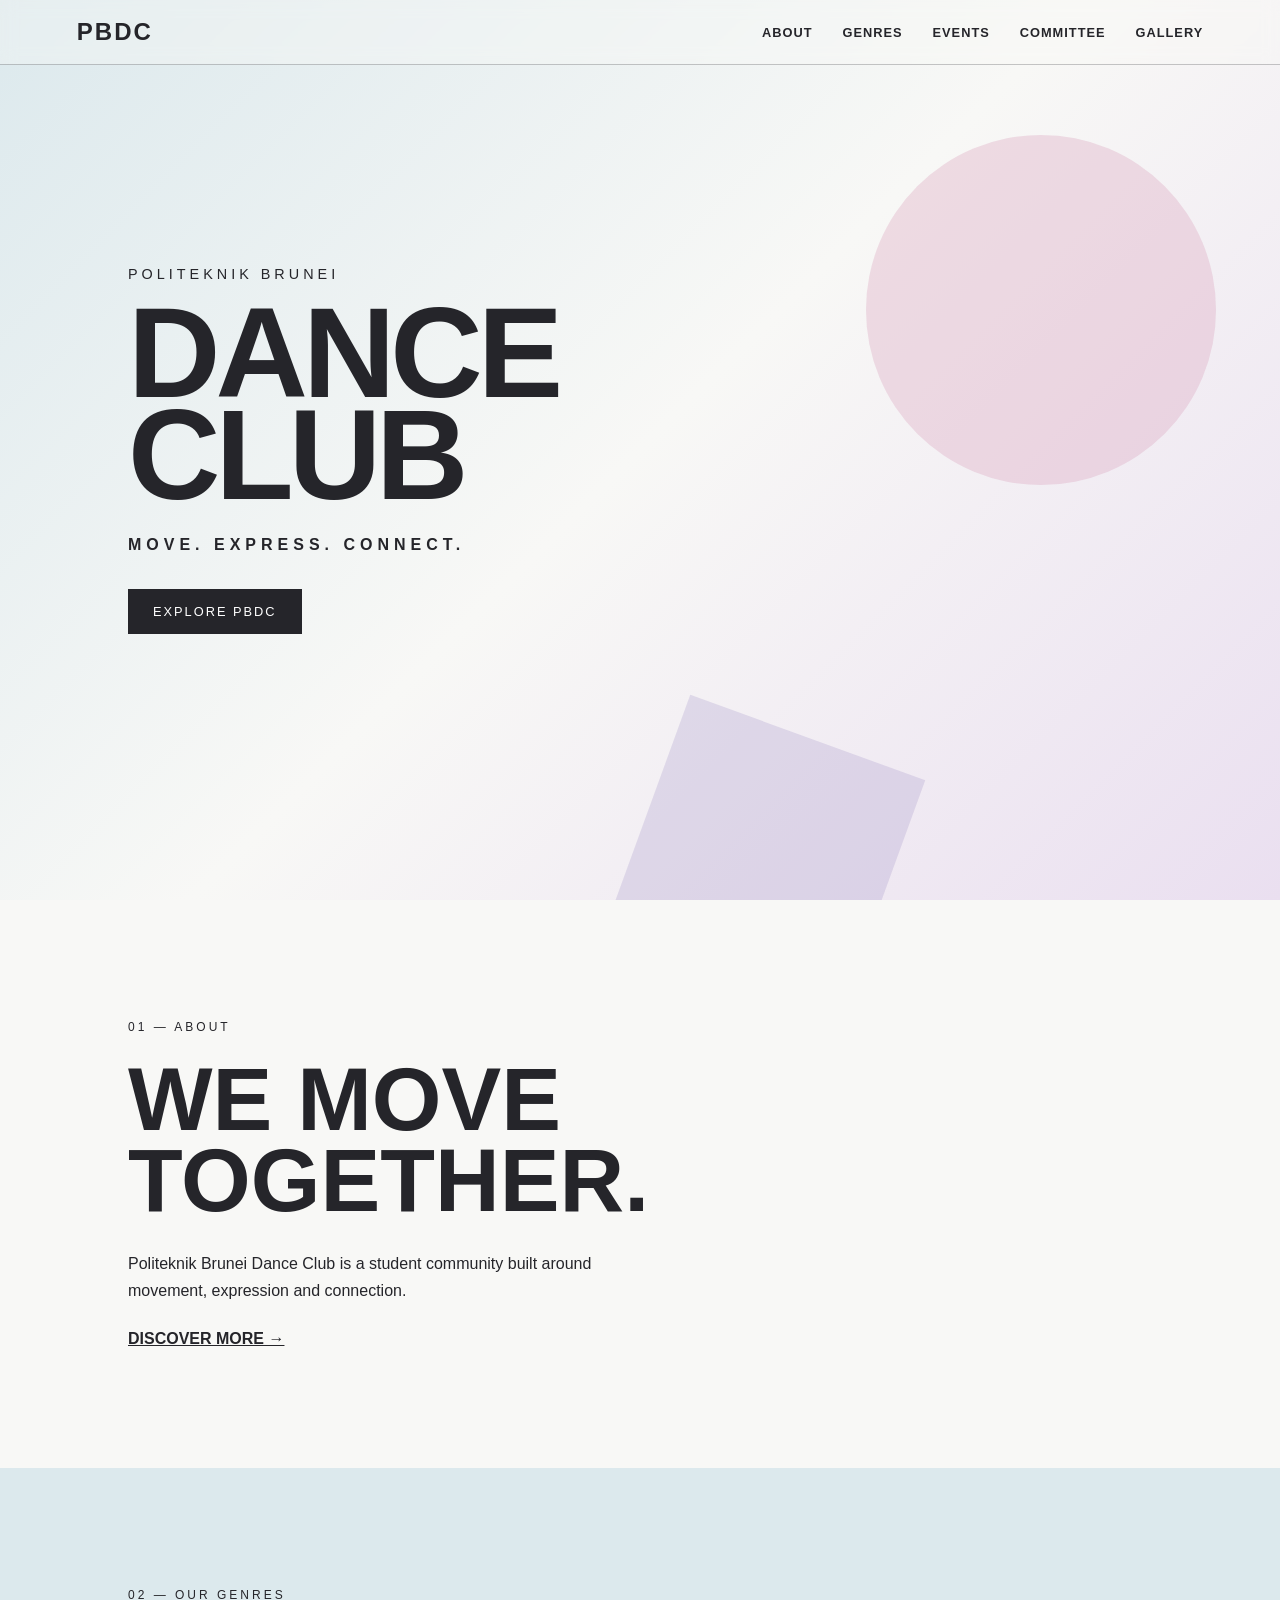
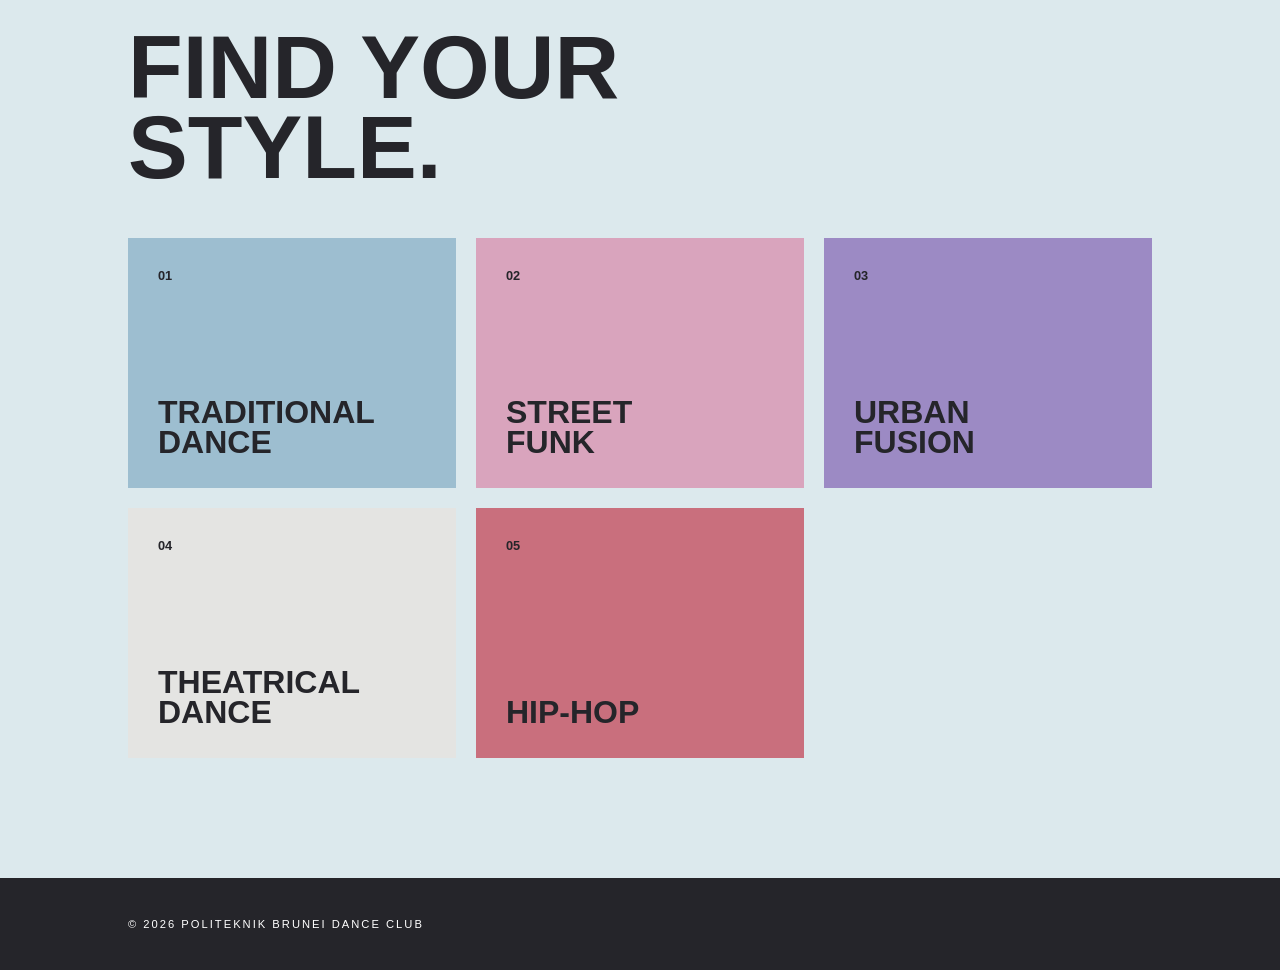
<file: index.html>
<!DOCTYPE html>
<html lang="en">

<head>
    <meta charset="UTF-8">
    <meta name="viewport" content="width=device-width, initial-scale=1.0">

    <title>PBDC | Politeknik Brunei Dance Club</title>

    <link rel="stylesheet" href="style.css">
</head>

<body>

    <header>
        <nav>
            <a href="index.html" class="logo">PBDC</a>

            <div class="nav-links">
                <a href="about.html">ABOUT</a>
                <a href="genres.html">GENRES</a>
                <a href="events.html">EVENTS</a>
                <a href="committee.html">COMMITTEE</a>
                <a href="gallery.html">GALLERY</a>
            </div>
        </nav>
    </header>


    <main>

        <section class="hero">

            <div class="hero-content">
                <p class="small-title">POLITEKNIK BRUNEI</p>

                <h1>DANCE<br>CLUB</h1>

                <p class="tagline">
                    MOVE. EXPRESS. CONNECT.
                </p>

                <a href="about.html" class="button">
                    EXPLORE PBDC
                </a>
            </div>

        </section>


        <section class="about-preview">

            <p class="section-label">01 — ABOUT</p>

            <h2>WE MOVE<br>TOGETHER.</h2>

            <p>
                Politeknik Brunei Dance Club is a student community
                built around movement, expression and connection.
            </p>

            <a href="about.html">DISCOVER MORE →</a>

        </section>


        <section class="genres-preview">

            <p class="section-label">02 — OUR GENRES</p>

            <h2>FIND YOUR<br>STYLE.</h2>

            <div class="genre-grid">

                <a href="genres.html" class="genre-card blue">
                    <span>01</span>
                    <h3>TRADITIONAL<br>DANCE</h3>
                </a>

                <a href="genres.html" class="genre-card pink">
                    <span>02</span>
                    <h3>STREET<br>FUNK</h3>
                </a>

                <a href="genres.html" class="genre-card purple">
                    <span>03</span>
                    <h3>URBAN<br>FUSION</h3>
                </a>

                <a href="genres.html" class="genre-card grey">
                    <span>04</span>
                    <h3>THEATRICAL<br>DANCE</h3>
                </a>

                <a href="genres.html" class="genre-card red">
                    <span>05</span>
                    <h3>HIP-HOP</h3>
                </a>

            </div>

        </section>

    </main>


    <footer>
        <p>© 2026 POLITEKNIK BRUNEI DANCE CLUB</p>
    </footer>

</body>
</html>
</file>
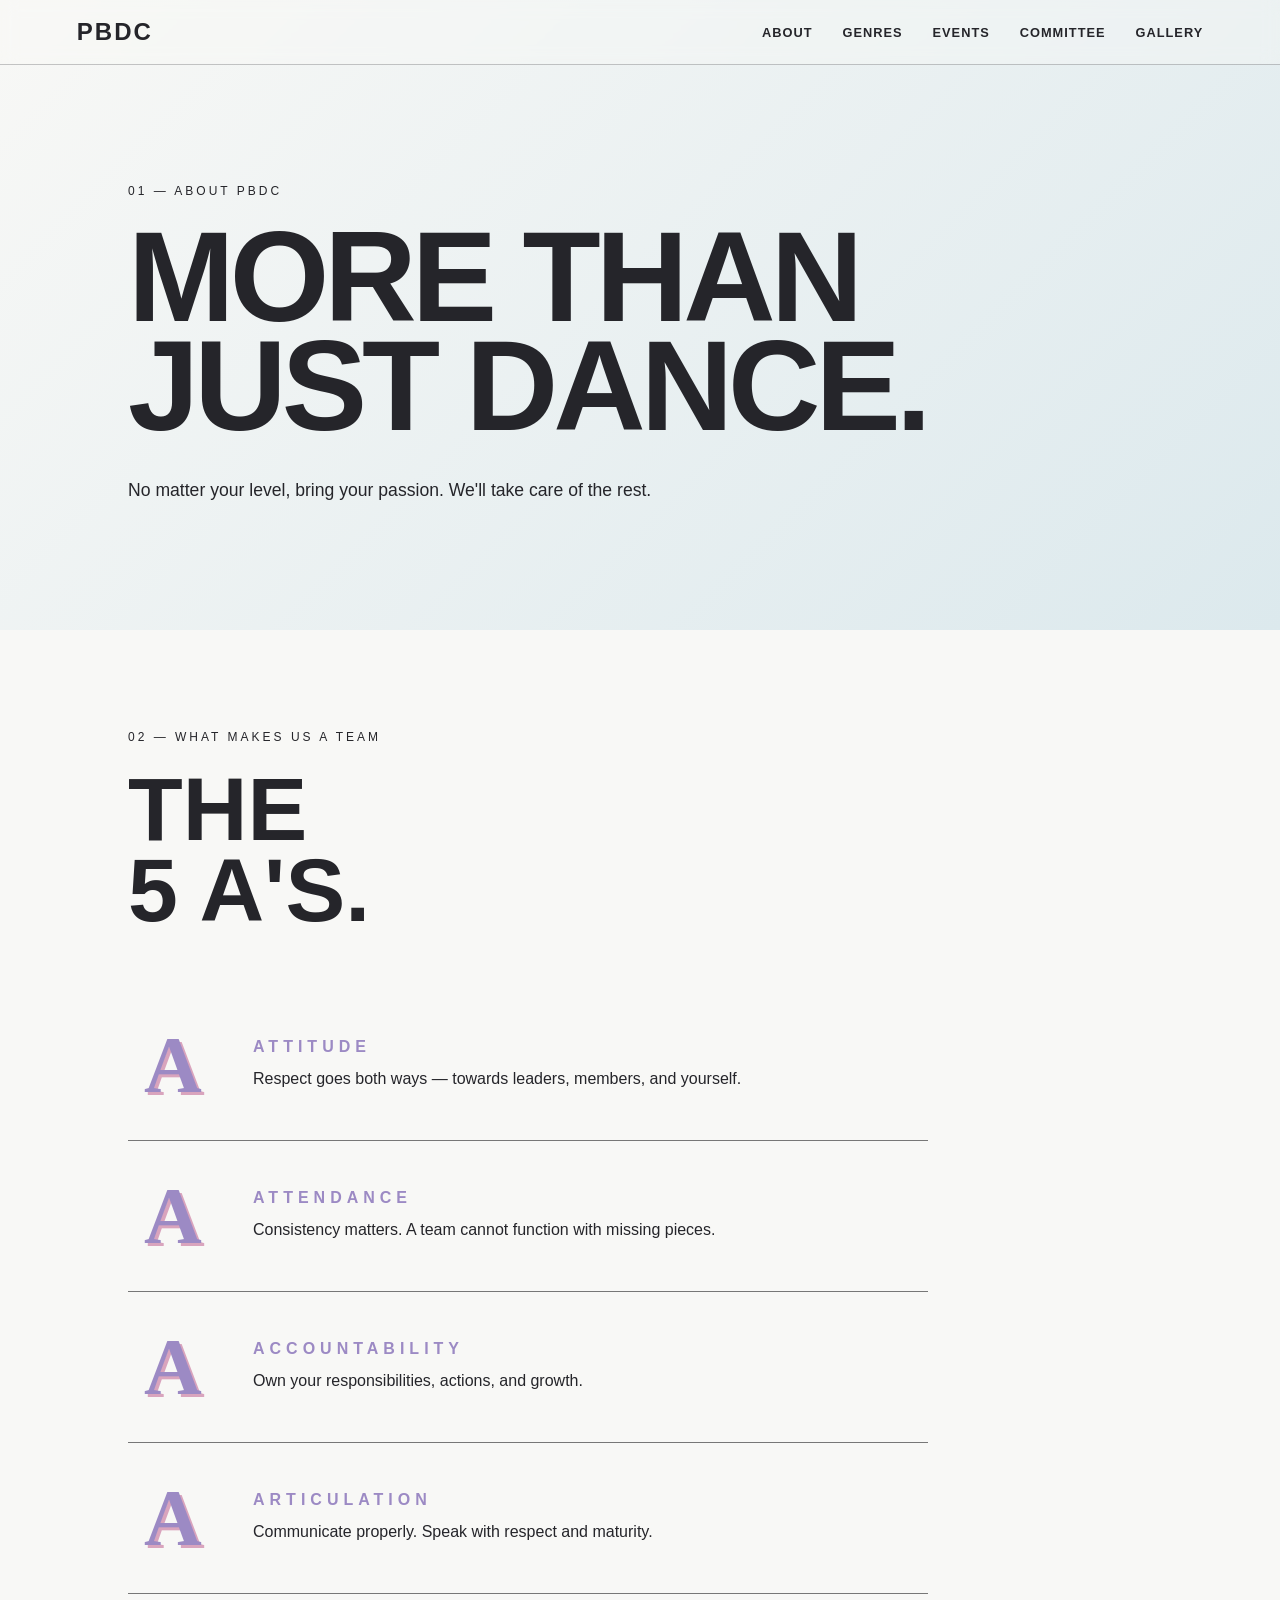
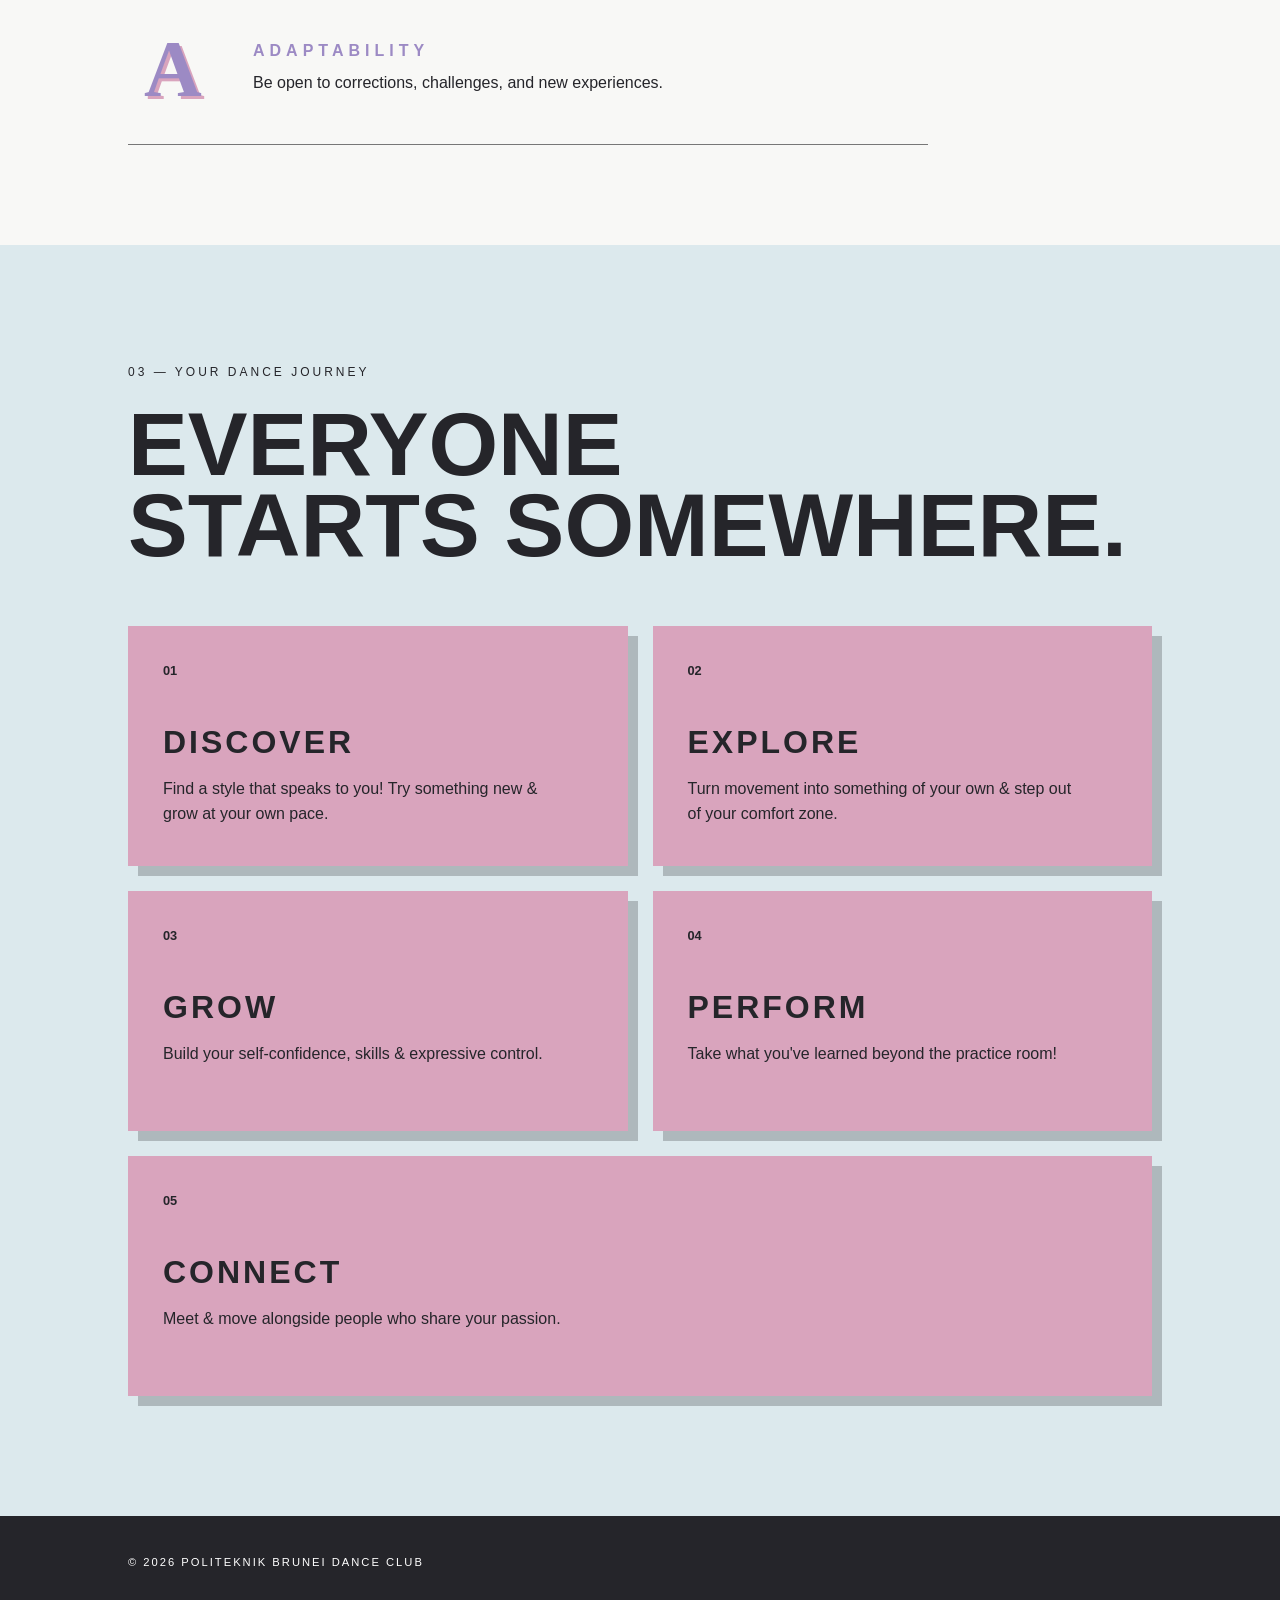
<file: about.html>
<!DOCTYPE html>
<html lang="en">

<head>
    <meta charset="UTF-8">
    <meta name="viewport" content="width=device-width, initial-scale=1.0">

    <title>PAGE TITLE | PBDC</title>

    <link rel="stylesheet" href="style.css">
</head>

<body>

    <header>
        <nav>

            <a href="index.html" class="logo">PBDC</a>

            <div class="nav-links">
                <a href="about.html">ABOUT</a>
                <a href="genres.html">GENRES</a>
                <a href="events.html">EVENTS</a>
                <a href="committee.html">COMMITTEE</a>
                <a href="gallery.html">GALLERY</a>
            </div>

        </nav>
    </header>


    <main>

       <section class="page-header">

    <p class="section-label">01 — ABOUT PBDC</p>

    <h1>MORE THAN<br>JUST DANCE.</h1>

    <p class="page-intro">
        No matter your level, bring your passion.
        We'll take care of the rest.
    </p>

        </section>

        <section class="about-content">

    <p class="section-label">02 — WHAT MAKES US A TEAM</p>

    <h2>THE<br>5 A'S.</h2>

    <div class="values-list">

        <article class="value-item">
            <span class="value-letter">A</span>

            <div>
                <h3>ATTITUDE</h3>

                <p>
                    Respect goes both ways — towards leaders,
                    members, and yourself.
                </p>
            </div>
        </article>


        <article class="value-item">
            <span class="value-letter">A</span>

            <div>
                <h3>ATTENDANCE</h3>

                <p>
                    Consistency matters. A team cannot function
                    with missing pieces.
                </p>
            </div>
        </article>


        <article class="value-item">
            <span class="value-letter">A</span>

            <div>
                <h3>ACCOUNTABILITY</h3>

                <p>
                    Own your responsibilities, actions,
                    and growth.
                </p>
            </div>
        </article>


        <article class="value-item">
            <span class="value-letter">A</span>

            <div>
                <h3>ARTICULATION</h3>

                <p>
                    Communicate properly. Speak with respect
                    and maturity.
                </p>
            </div>
        </article>


        <article class="value-item">
            <span class="value-letter">A</span>

            <div>
                <h3>ADAPTABILITY</h3>

                <p>
                    Be open to corrections, challenges,
                    and new experiences.
                </p>
            </div>
        </article>

    </div>

        </section>

        <section class="journey">

    <p class="section-label">03 — YOUR DANCE JOURNEY</p>

    <h2>EVERYONE<br>STARTS SOMEWHERE.</h2>

    <div class="journey-grid">

        <article class="journey-card pink">
            <span>01</span>
            <h3>DISCOVER</h3>

            <p>
                Find a style that speaks to you!
                Try something new & grow at your own pace.
            </p>
        </article>


        <article class="journey-card pink">
            <span>02</span>
            <h3>EXPLORE</h3>

            <p>
                Turn movement into something of your own
                & step out of your comfort zone.
            </p>
        </article>


        <article class="journey-card pink">
            <span>03</span>
            <h3>GROW</h3>

            <p>
                Build your self-confidence, skills
                & expressive control.
            </p>
        </article>


        <article class="journey-card pink">
            <span>04</span>
            <h3>PERFORM</h3>

            <p>
                Take what you've learned beyond
                the practice room!
            </p>
        </article>


        <article class="journey-card pink">
            <span>05</span>
            <h3>CONNECT</h3>

            <p>
                Meet & move alongside people
                who share your passion.
            </p>
        </article>

    </div>

        </section>

    </main>


    <footer>
        <p>© 2026 POLITEKNIK BRUNEI DANCE CLUB</p>
    </footer>

</body>

</html>
</file>
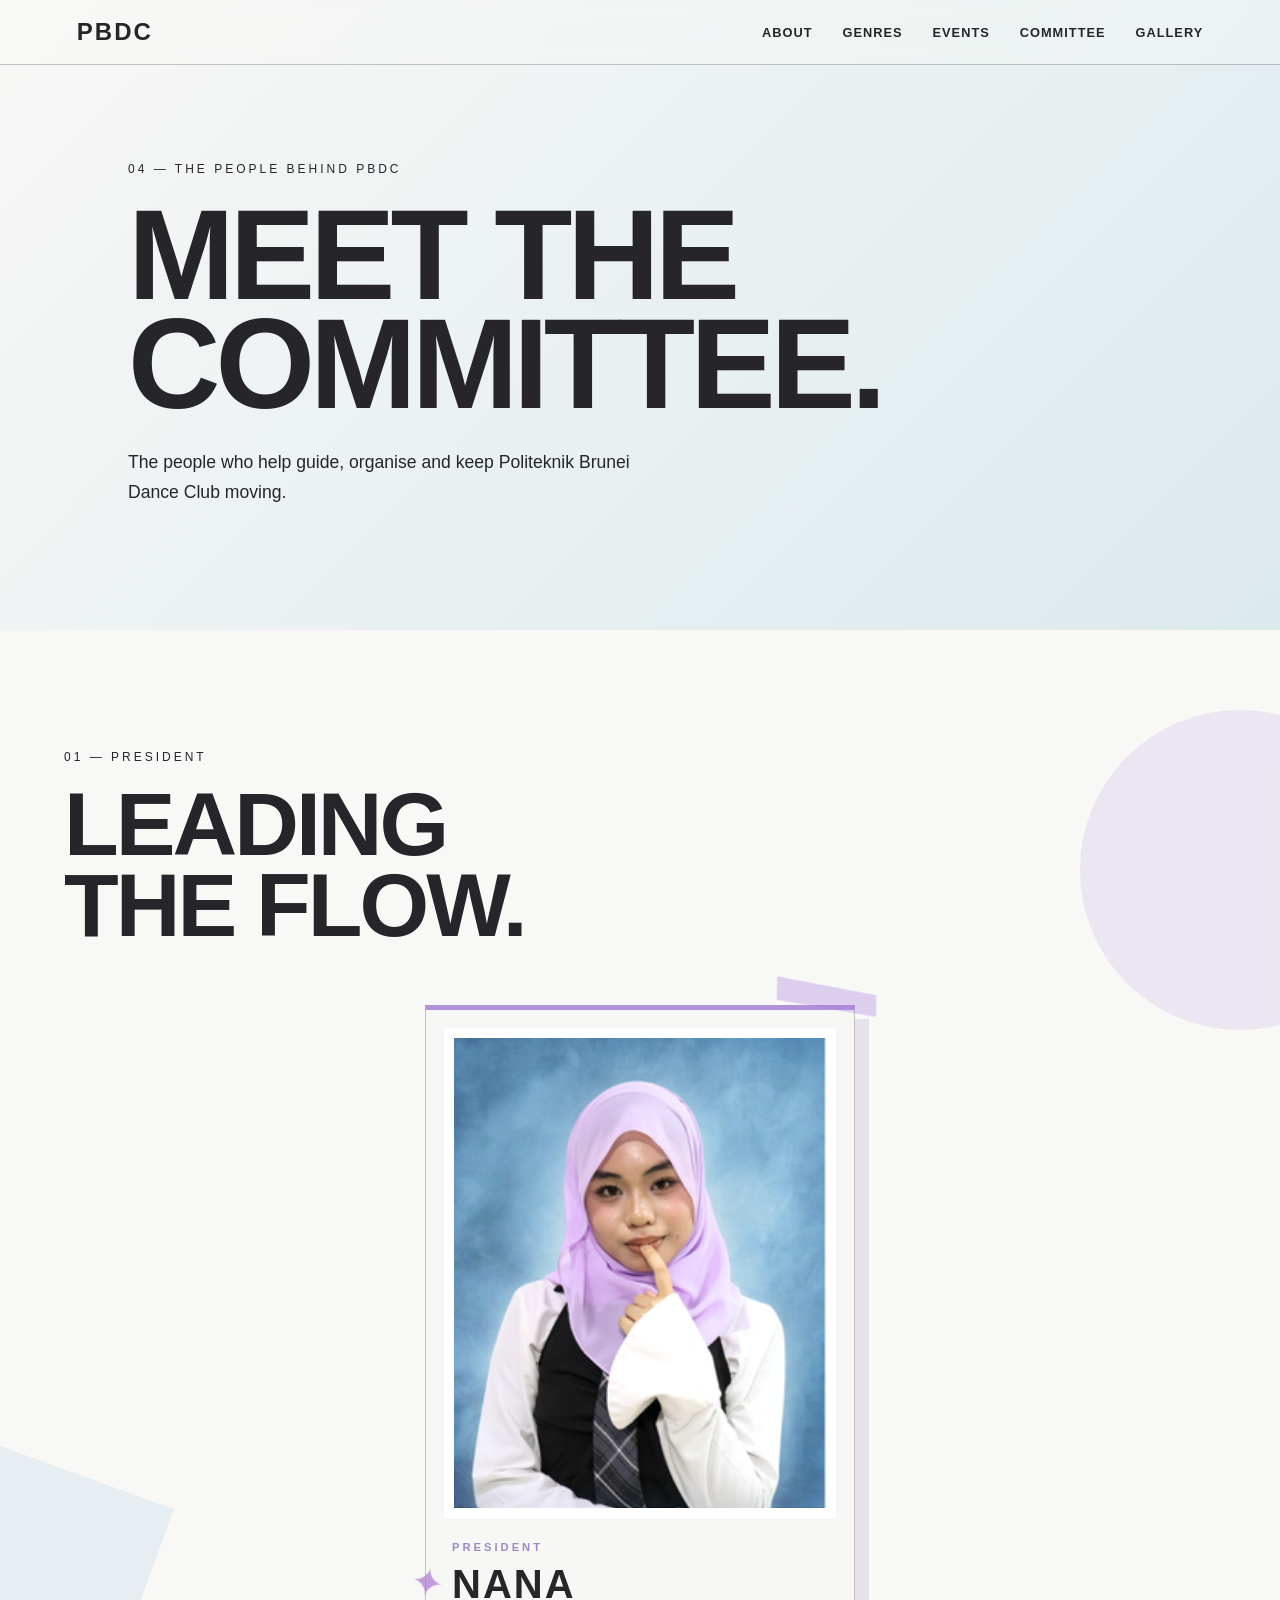
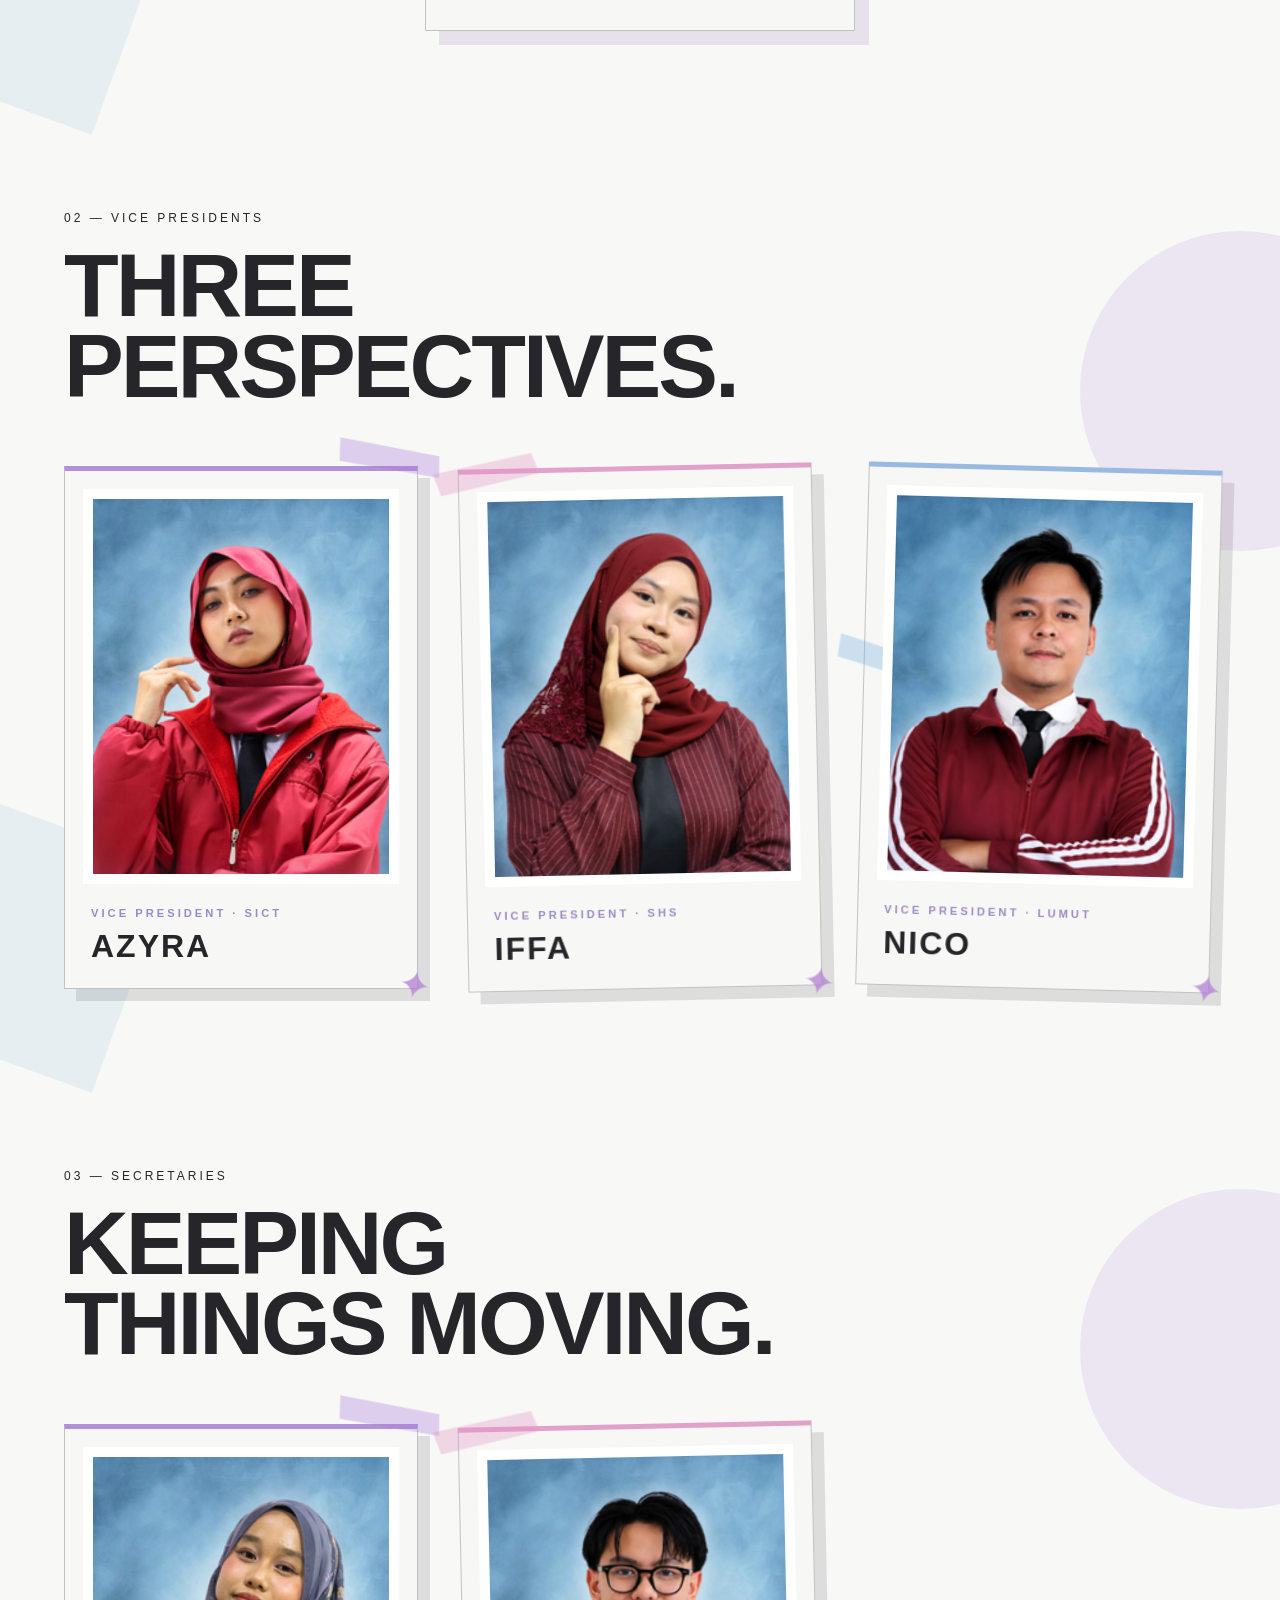
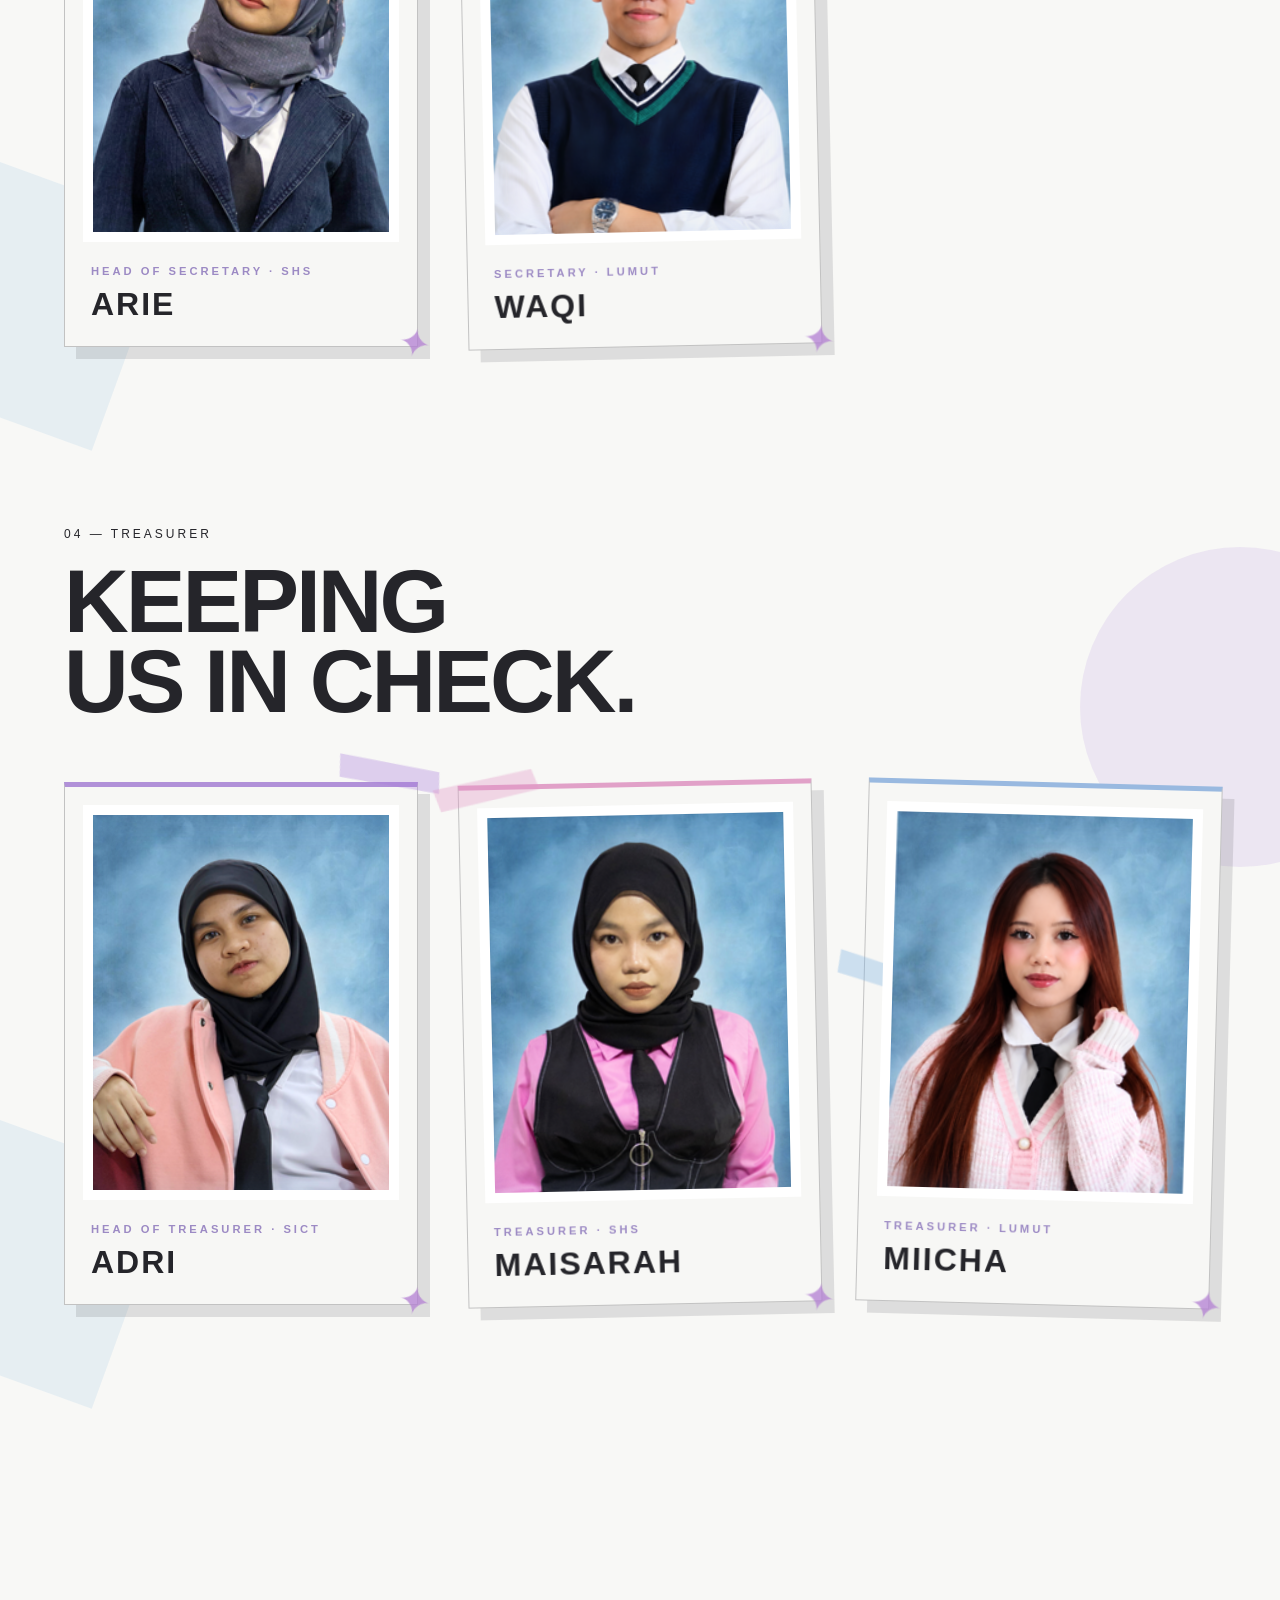
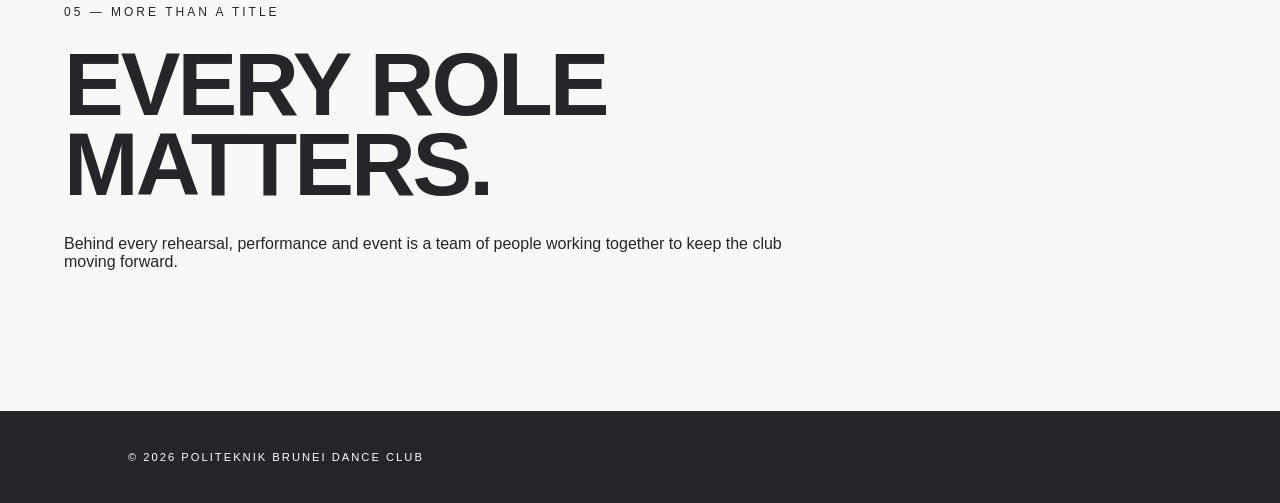
<file: committee.html>
<!DOCTYPE html>
<html lang="en">

<head>
    <meta charset="UTF-8">
    <meta name="viewport" content="width=device-width, initial-scale=1.0">

    <title>Committee | PBDC</title>

    <link rel="stylesheet" href="style.css">
</head>


<body>

    <!-- =========================
         NAVIGATION
    ========================== -->

    <header>

        <nav>

            <a href="index.html" class="logo">PBDC</a>

            <div class="nav-links">

                <a href="about.html">ABOUT</a>
                <a href="genres.html">GENRES</a>
                <a href="events.html">EVENTS</a>
                <a href="committee.html">COMMITTEE</a>
                <a href="gallery.html">GALLERY</a>

            </div>

        </nav>

    </header>



    <main>


        <!-- =========================
             PAGE INTRO
        ========================== -->

        <section class="page-header committee-header">

            <p class="section-label">
                04 — THE PEOPLE BEHIND PBDC
            </p>

            <h1>
                MEET THE<br>COMMITTEE.
            </h1>

            <p class="page-intro">
                The people who help guide, organise and
                keep Politeknik Brunei Dance Club moving.
            </p>

        </section>



        <!-- =========================
             PRESIDENT
        ========================== -->

        <section class="committee-section">

            <div class="committee-section-heading">

                <p class="section-label">
                    01 — PRESIDENT
                </p>

                <h2>
                    LEADING<br>THE FLOW.
                </h2>

            </div>


            <div class="committee-grid president-grid">


                <article class="committee-card featured-member">

                    <div class="member-photo">

                        <img
                            src="images/committees/Nana.png"
                            alt="Nana, President of PBDC"
                        >

                    </div>

                    <div class="member-info">

                        <p class="member-role">
                            PRESIDENT
                        </p>

                        <h3>
                            NANA
                        </h3>

                    </div>

                </article>


            </div>

        </section>



        <!-- =========================
             VICE PRESIDENTS
        ========================== -->

        <section class="committee-section">

            <div class="committee-section-heading">

                <p class="section-label">
                    02 — VICE PRESIDENTS
                </p>

                <h2>
                    THREE<br>PERSPECTIVES.
                </h2>

            </div>


            <div class="committee-grid">


                <!-- AZYRA -->

                <article class="committee-card">

                    <div class="member-photo">

                        <img
                            src="images/committees/Azyra.png"
                            alt="Azyra, Vice President of PBDC"
                        >

                    </div>

                    <div class="member-info">

                        <p class="member-role">
                            VICE PRESIDENT · SICT
                        </p>

                        <h3>
                            AZYRA
                        </h3>

                    </div>

                </article>


                <!-- IFFA -->

                <article class="committee-card">

                    <div class="member-photo">

                        <img
                            src="images/committees/Iffa.png"
                            alt="Iffa, Vice President of PBDC"
                        >

                    </div>

                    <div class="member-info">

                        <p class="member-role">
                            VICE PRESIDENT · SHS
                        </p>

                        <h3>
                            IFFA
                        </h3>

                    </div>

                </article>


                <!-- NICO -->

                <article class="committee-card">

                    <div class="member-photo">

                        <img
                            src="images/committees/Nico.png"
                            alt="Nico, Vice President of PBDC"
                        >

                    </div>

                    <div class="member-info">

                        <p class="member-role">
                            VICE PRESIDENT · LUMUT
                        </p>

                        <h3>
                            NICO
                        </h3>

                    </div>

                </article>


            </div>

        </section>



        <!-- =========================
             SECRETARIES
        ========================== -->

        <section class="committee-section">

            <div class="committee-section-heading">

                <p class="section-label">
                    03 — SECRETARIES
                </p>

                <h2>
                    KEEPING<br>THINGS MOVING.
                </h2>

            </div>


            <div class="committee-grid">


                <!-- ARIE -->

                <article class="committee-card">

                    <div class="member-photo">

                        <img
                            src="images/committees/Arie.png"
                            alt="Arie, Head of Secretary of PBDC"
                        >

                    </div>

                    <div class="member-info">

                        <p class="member-role">
                            HEAD OF SECRETARY · SHS
                        </p>

                        <h3>
                            ARIE
                        </h3>

                    </div>

                </article>


                <!-- WAQI -->

                <article class="committee-card">

                    <div class="member-photo">

                        <img
                            src="images/committees/Waqi.png"
                            alt="Waqi, Secretary of PBDC"
                        >

                    </div>

                    <div class="member-info">

                        <p class="member-role">
                            SECRETARY · LUMUT
                        </p>

                        <h3>
                            WAQI
                        </h3>

                    </div>

                </article>


            </div>

        </section>



        <!-- =========================
             TREASURERS
        ========================== -->

        <section class="committee-section">

            <div class="committee-section-heading">

                <p class="section-label">
                    04 — TREASURER
                </p>

                <h2>
                    KEEPING<br>US IN CHECK.
                </h2>

            </div>


            <div class="committee-grid">


                <!-- ADRI -->

                <article class="committee-card">

                    <div class="member-photo">

                        <img
                            src="images/committees/Adri.png"
                            alt="Adri, Head of Treasurer of PBDC"
                        >

                    </div>

                    <div class="member-info">

                        <p class="member-role">
                            HEAD OF TREASURER · SICT
                        </p>

                        <h3>
                            ADRI
                        </h3>

                    </div>

                </article>


                <!-- MAISARAH -->

                <article class="committee-card">

                    <div class="member-photo">

                        <img
                            src="images/committees/Maisarah.png"
                            alt="Maisarah, Treasurer of PBDC"
                        >

                    </div>

                    <div class="member-info">

                        <p class="member-role">
                            TREASURER · SHS
                        </p>

                        <h3>
                            MAISARAH
                        </h3>

                    </div>

                </article>


                <!-- MICHA -->

                <article class="committee-card">

                    <div class="member-photo">

                        <img
                            src="images/committees/Miicha.png"
                            alt="Micha, Treasurer of PBDC"
                        >

                    </div>

                    <div class="member-info">

                        <p class="member-role">
                            TREASURER · LUMUT
                        </p>

                        <h3>
                            MIICHA
                        </h3>

                    </div>

                </article>


            </div>

        </section>



        <!-- =========================
             COMMITTEE MESSAGE
        ========================== -->

        <section class="committee-message">

            <p class="section-label">
                05 — MORE THAN A TITLE
            </p>

            <h2>
                EVERY ROLE<br>MATTERS.
            </h2>

            <p>
                Behind every rehearsal, performance and
                event is a team of people working together
                to keep the club moving forward.
            </p>

        </section>


    </main>



    <!-- =========================
         FOOTER
    ========================== -->

    <footer>

        <p>
            © 2026 POLITEKNIK BRUNEI DANCE CLUB
        </p>

    </footer>


</body>

</html>
</file>
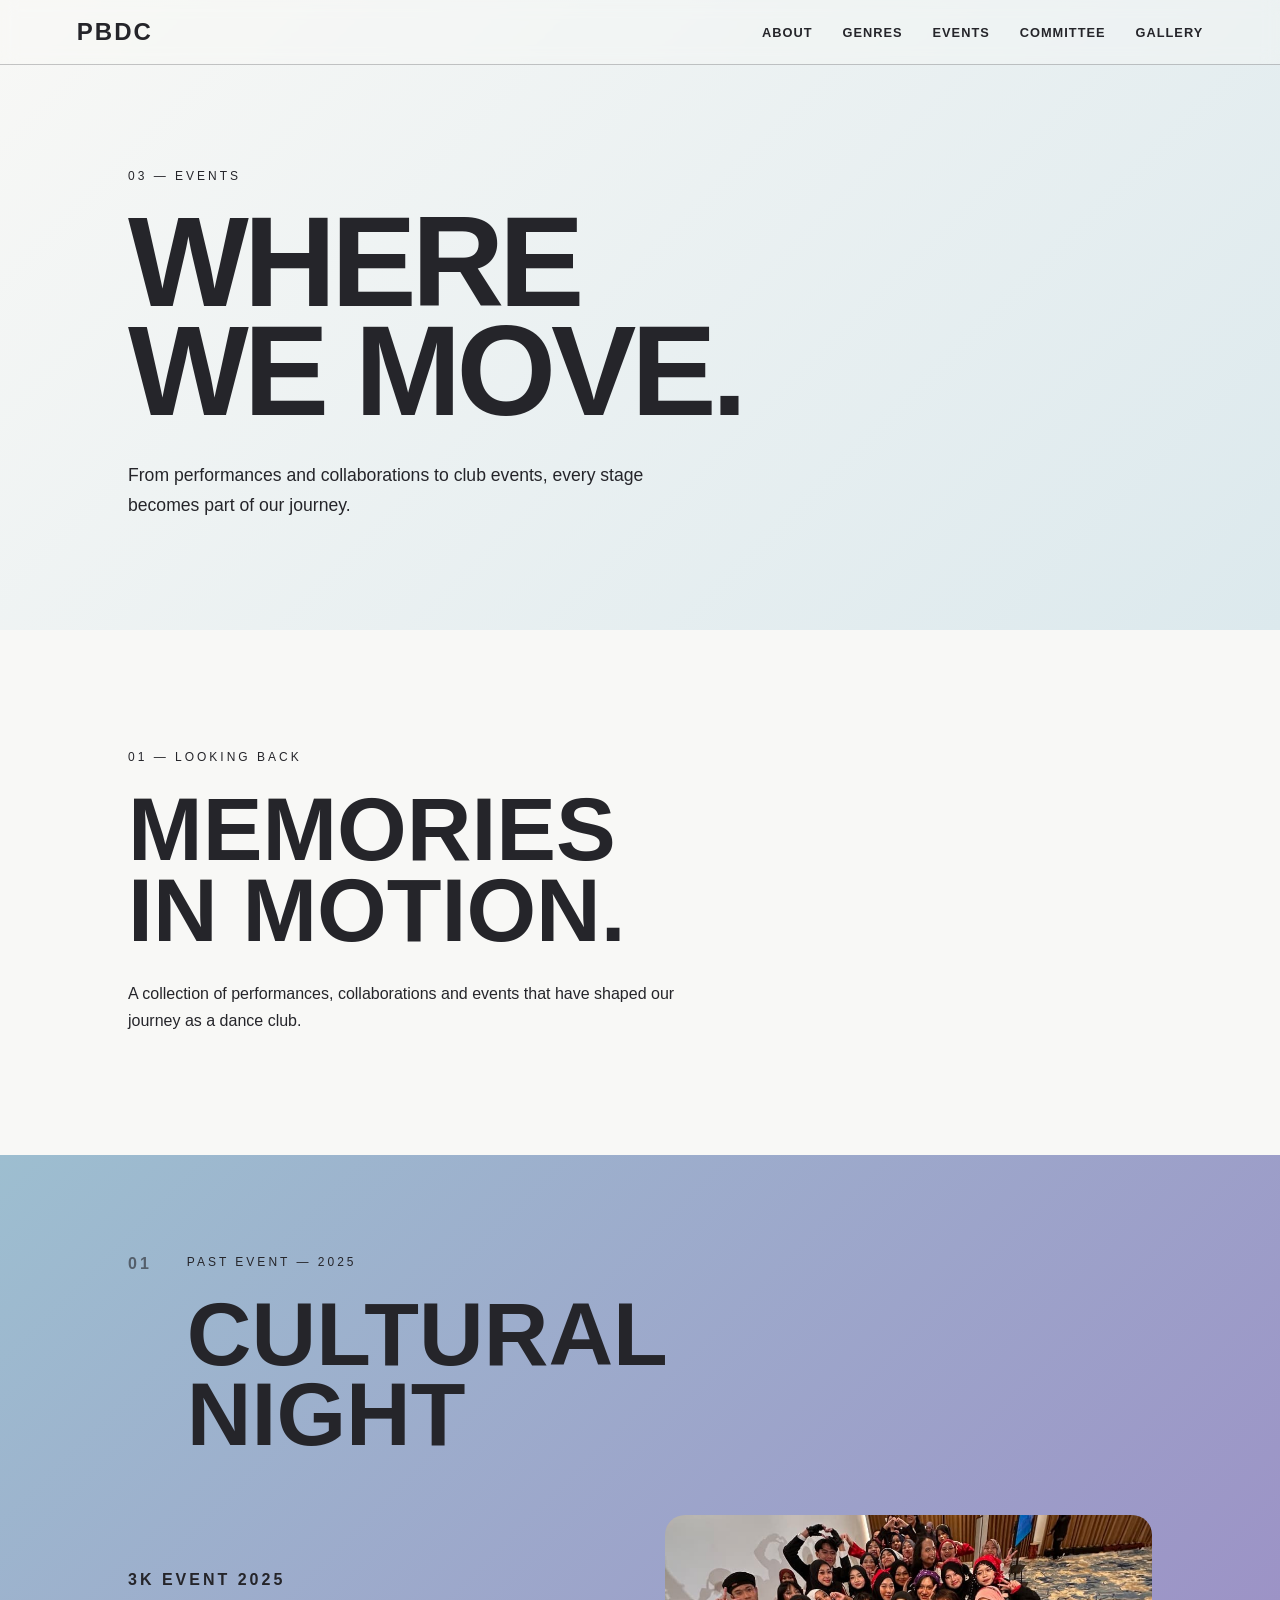
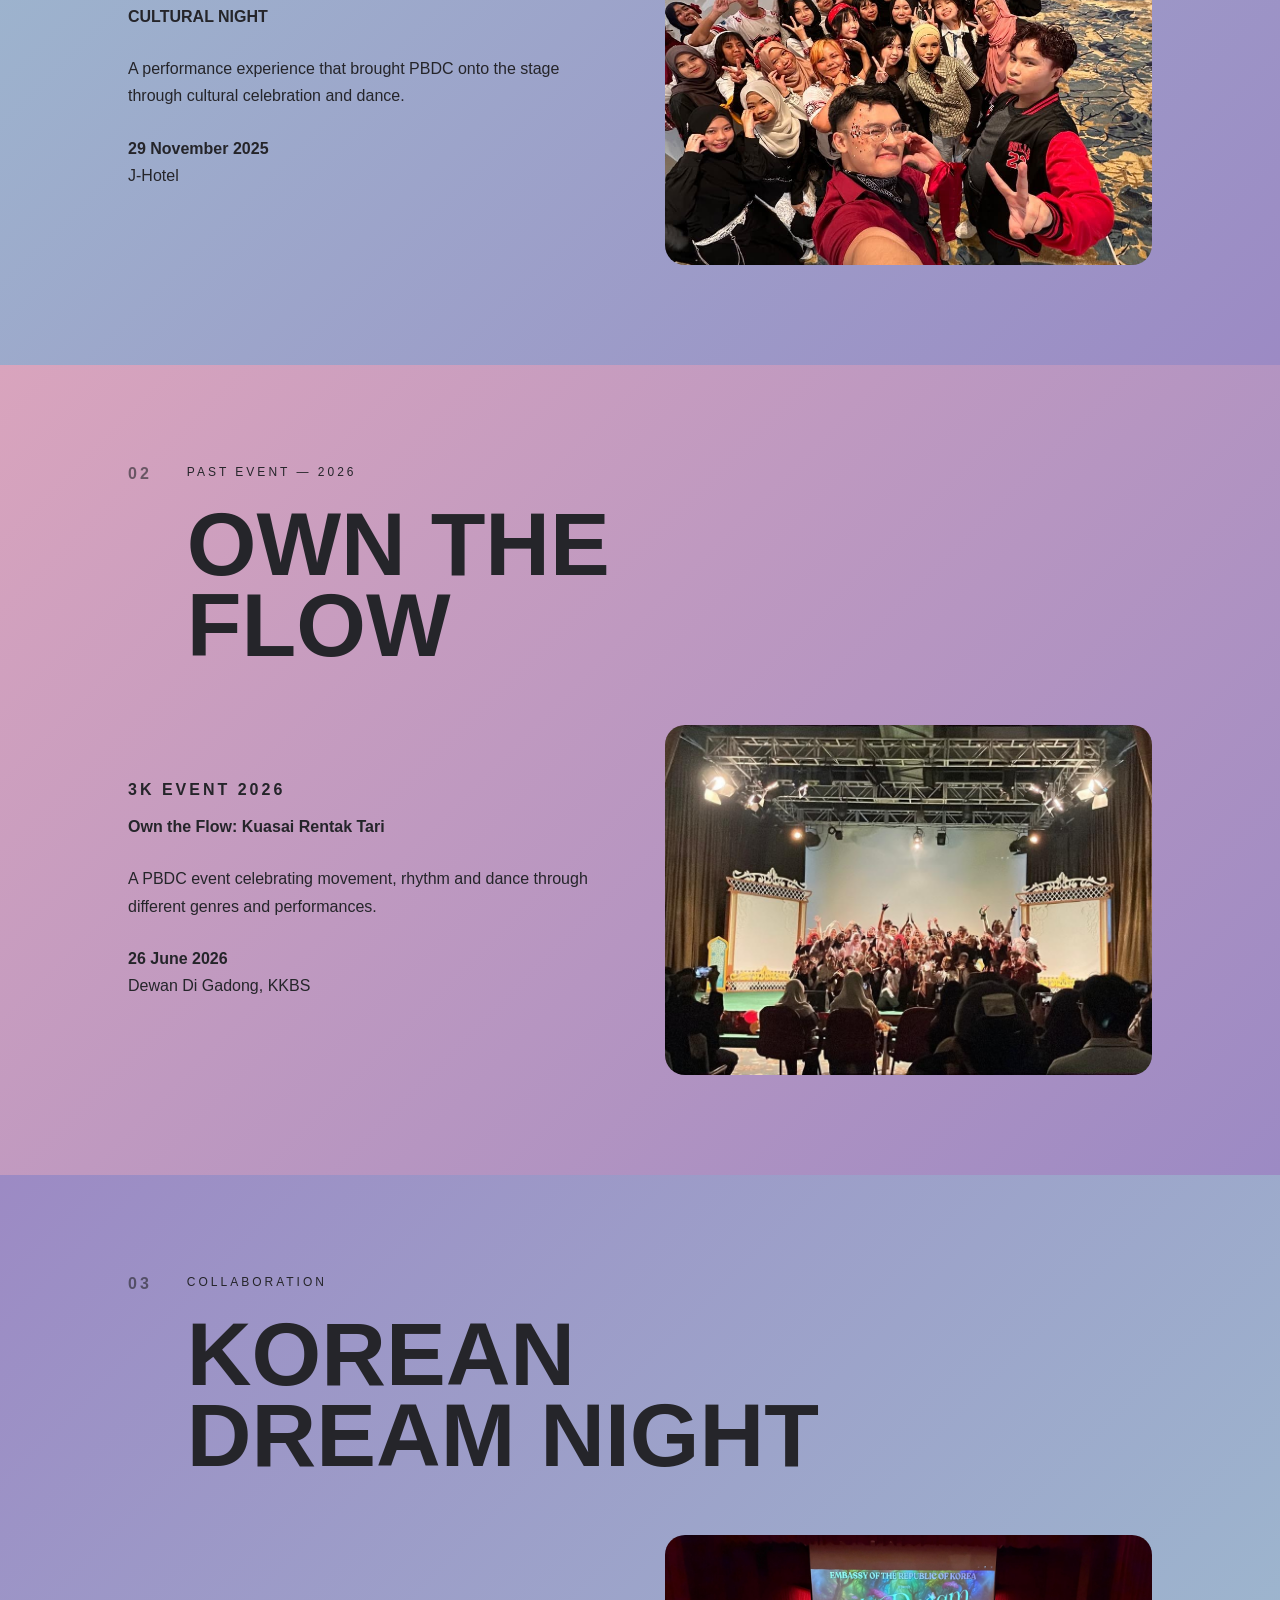
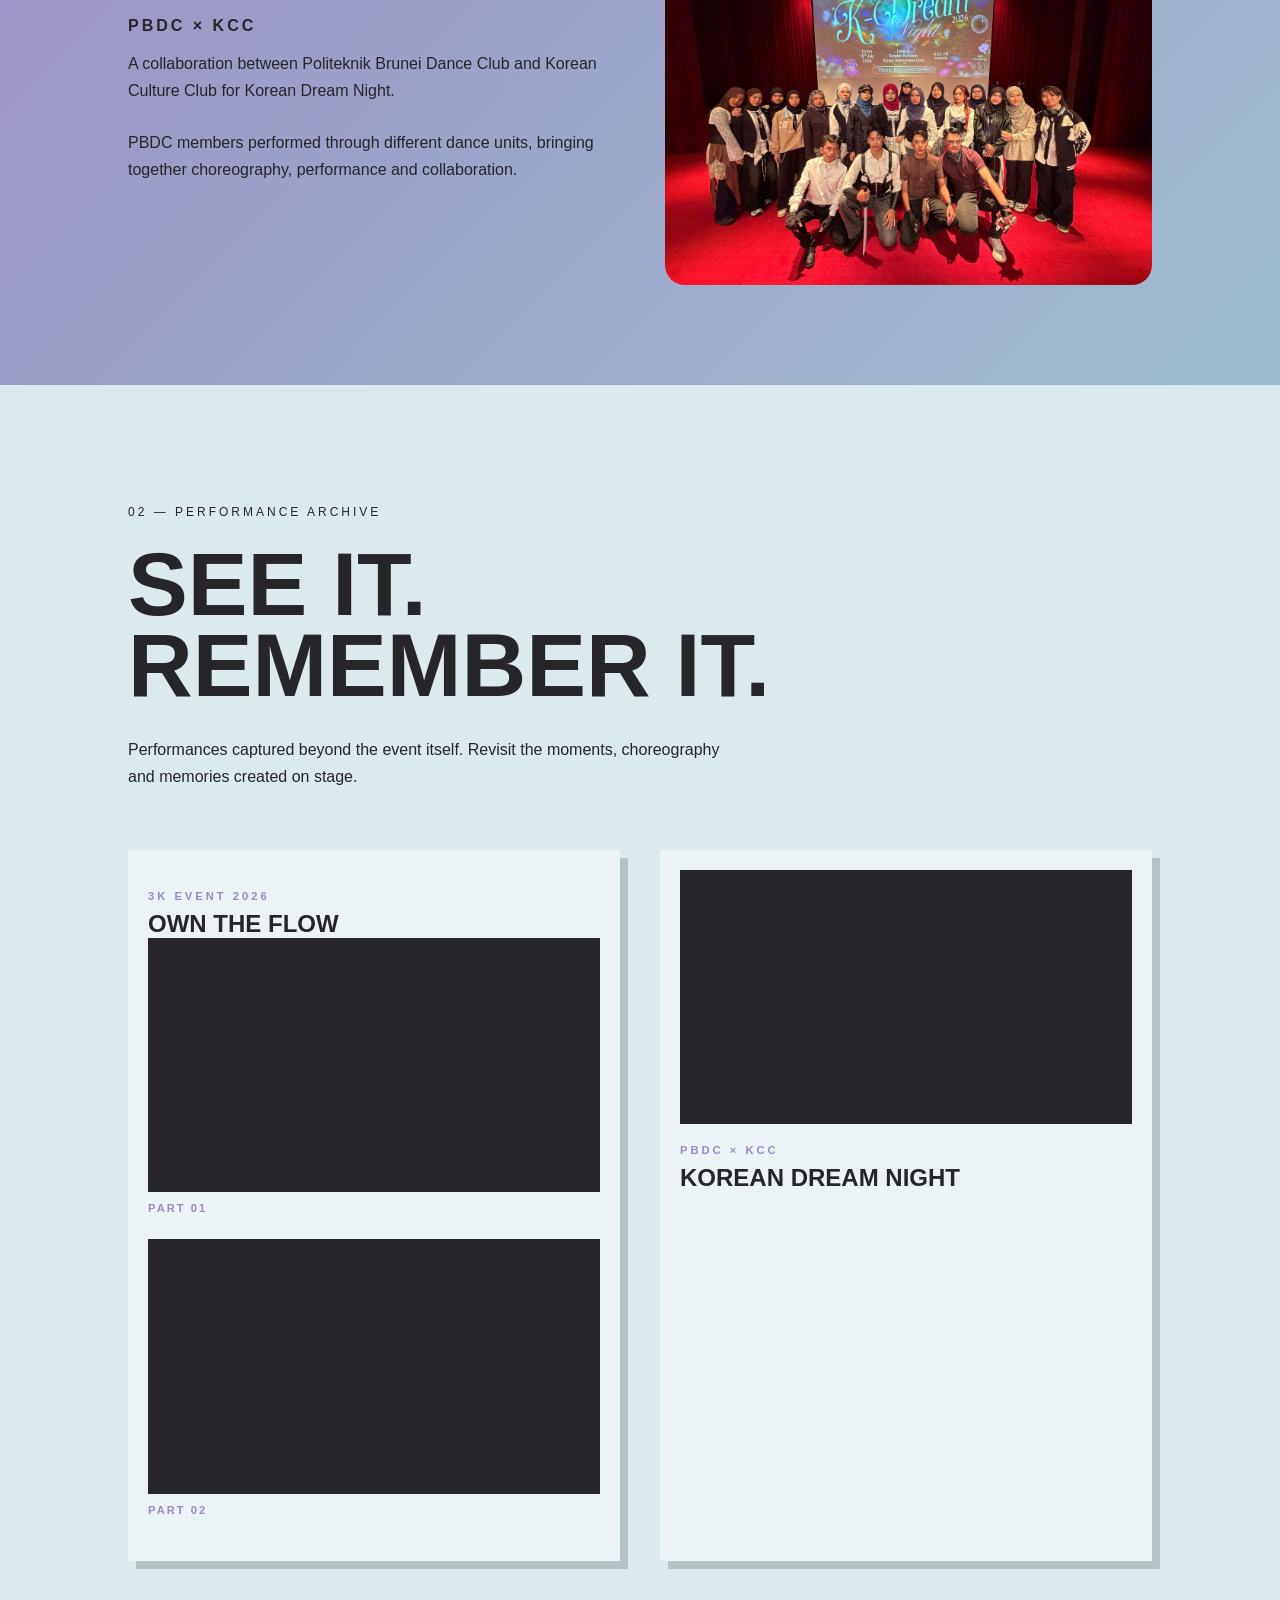
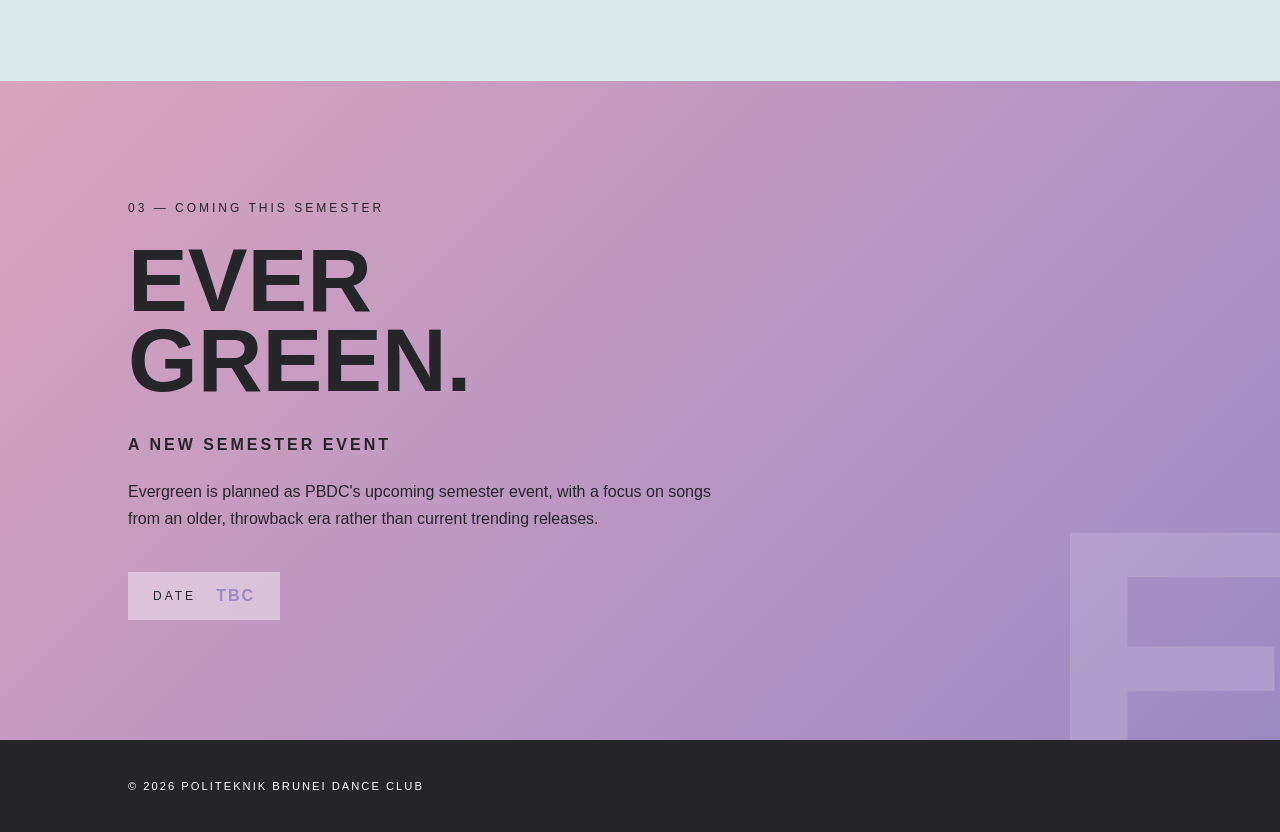
<file: events.html>
<!DOCTYPE html>
<html lang="en">

<head>
    <meta charset="UTF-8">
    <meta name="viewport" content="width=device-width, initial-scale=1.0">

    <title>Events | PBDC</title>

    <link rel="stylesheet" href="style.css">
</head>

<body>

    <!-- =========================
         NAVIGATION
    ========================== -->

    <header>

        <nav>

            <a href="index.html" class="logo">PBDC</a>

            <div class="nav-links">

                <a href="about.html">ABOUT</a>
                <a href="genres.html">GENRES</a>
                <a href="events.html">EVENTS</a>
                <a href="committee.html">COMMITTEE</a>
                <a href="gallery.html">GALLERY</a>

            </div>

        </nav>

    </header>


    <main>


        <!-- =========================
             PAGE INTRO
        ========================== -->

        <section class="page-header">

            <p class="section-label">
                03 — EVENTS
            </p>

            <h1>
                WHERE<br>WE MOVE.
            </h1>

            <p class="page-intro">
                From performances and collaborations to
                club events, every stage becomes part of
                our journey.
            </p>

        </section>



        <!-- =========================
             PAST EVENTS INTRO
        ========================== -->

        <section class="events-intro">

            <p class="section-label">
                01 — LOOKING BACK
            </p>

            <h2>
                MEMORIES<br>IN MOTION.
            </h2>

            <p>
                A collection of performances, collaborations
                and events that have shaped our journey as
                a dance club.
            </p>

        </section>



        <!-- =========================
             CULTURAL NIGHT
        ========================== -->

        <section class="event-story cultural-night">

            <div class="event-story-heading">

                <span class="event-number">
                    01
                </span>

                <div>

                    <p class="section-label">
                        PAST EVENT — 2025
                    </p>

                    <h2>
                        CULTURAL<br>NIGHT
                    </h2>

                </div>

            </div>


            <div class="event-story-content">

                <div class="event-story-text">

                    <p class="event-title">
                        3K EVENT 2025
                    </p>

                    <p>
                        <strong>
                            CULTURAL NIGHT
                        </strong>
                    </p>

                    <p>
                        A performance experience that brought
                        PBDC onto the stage through cultural
                        celebration and dance.
                    </p>

                    <p>
                        <strong>29 November 2025</strong><br>
                        J-Hotel
                    </p>

                </div>

                <div class="event-media">

    <img
        src="images/CULTURAL NIGHT SELF.jpg"
        alt="PBDC performing at Cultural Night"
    >

                </div>

            </div>

        </section>



        <!-- =========================
             3K EVENT
        ========================== -->

        <section class="event-story three-k">

            <div class="event-story-heading">

                <span class="event-number">
                    02
                </span>

                <div>

                    <p class="section-label">
                        PAST EVENT — 2026
                    </p>

                    <h2>
                        OWN THE<br>FLOW
                    </h2>

                </div>

            </div>


            <div class="event-story-content">

                <div class="event-story-text">

                    <p class="event-title">
                        3K EVENT 2026
                    </p>

                    <p>
                        <strong>
                            Own the Flow: Kuasai Rentak Tari
                        </strong>
                    </p>

                    <p>
                        A PBDC event celebrating movement,
                        rhythm and dance through different
                        genres and performances.
                    </p>

                    <p>
                        <strong>26 June 2026</strong><br>
                        Dewan Di Gadong, KKBS
                    </p>

                </div>


                <div class="event-media">

    <img
        src="images/Group Photo 3K.jpg"
        alt="PBDC performing at 3K"
    >

                </div>

            </div>

        </section>



        <!-- =========================
             PBDC × KCC
        ========================== -->

        <section class="event-story kdn">

            <div class="event-story-heading">

                <span class="event-number">
                    03
                </span>

                <div>

                    <p class="section-label">
                        COLLABORATION
                    </p>

                    <h2>
                        KOREAN<br>DREAM NIGHT
                    </h2>

                </div>

            </div>


            <div class="event-story-content">

                <div class="event-story-text">

                    <p class="event-title">
                        PBDC × KCC
                    </p>

                    <p>
                        A collaboration between Politeknik
                        Brunei Dance Club and Korean Culture Club for
                        Korean Dream Night.
                    </p>

                    <p>
                        PBDC members performed through
                        different dance units, bringing
                        together choreography, performance
                        and collaboration.
                    </p>

                </div>


                <div class="event-media">

    <img
        src="images/KDN.jpg"
        alt="PBDC performing at 3K"
    >

                </div>

            </div>

        </section>



        <!-- =========================
             PERFORMANCE ARCHIVE
        ========================== -->

<section class="event-archive">

    <p class="section-label">
        02 — PERFORMANCE ARCHIVE
    </p>

    <h2>
        SEE IT.<br>REMEMBER IT.
    </h2>

    <p class="archive-intro">
        Performances captured beyond the event itself.
        Revisit the moments, choreography and memories
        created on stage.
    </p>


    <div class="video-grid">


        <!-- 3K -->

        <article class="video-card">

    <p class="video-label">
        3K EVENT 2026
    </p>

    <h3>
        OWN THE FLOW
    </h3>


    <!-- PART 1 -->

    <div class="video-container">

         <iframe
            src="https://www.youtube.com/embed/Eb4wwSdSxm4"
            title="3K Event 2026 Part 1"
            referrerpolicy="strict-origin-when-cross-origin"
            allowfullscreen>
        </iframe>

    </div>

    <p class="video-part">
        PART 01
    </p>


    <!-- PART 2 -->

    <div class="video-container">

        <iframe
            src="https://www.youtube.com/embed/hyGKyK7-8GI"
            title="3K Event 2026 Part 2"
             referrerpolicy="strict-origin-when-cross-origin"
            allowfullscreen>
        </iframe>


    </div>

    <p class="video-part">
        PART 02
    </p>

</article>

        <!-- KDN -->

        <article class="video-card">

            <div class="video-container">

        <iframe
            src="https://www.youtube.com/embed/omjCmOJQ_x4"
            title="PBDC x KCC Korean Dream Night"
            referrerpolicy="strict-origin-when-cross-origin"
            allowfullscreen>
        </iframe>

            </div>

            <p class="video-label">
                PBDC × KCC
            </p>

            <h3>
                KOREAN DREAM NIGHT
            </h3>

        </article>


    </div>

</section>



        <!-- =========================
             UPCOMING EVENT
        ========================== -->

        <section class="upcoming-event">

            <p class="section-label">
                03 — COMING THIS SEMESTER
            </p>

            <h2>
                EVER<br>GREEN.
            </h2>

            <p class="event-title">
                A NEW SEMESTER EVENT
            </p>

            <p>
                Evergreen is planned as PBDC's
                upcoming semester event, with a
                focus on songs from an older,
                throwback era rather than current
                trending releases.
            </p>


            <div class="event-status">

                <span>
                    DATE
                </span>

                <strong>
                    TBC
                </strong>

            </div>

        </section>


    </main>


    <!-- =========================
         FOOTER
    ========================== -->

    <footer>

        <p>
            © 2026 POLITEKNIK BRUNEI DANCE CLUB
        </p>

    </footer>

</body>

</html>
</file>
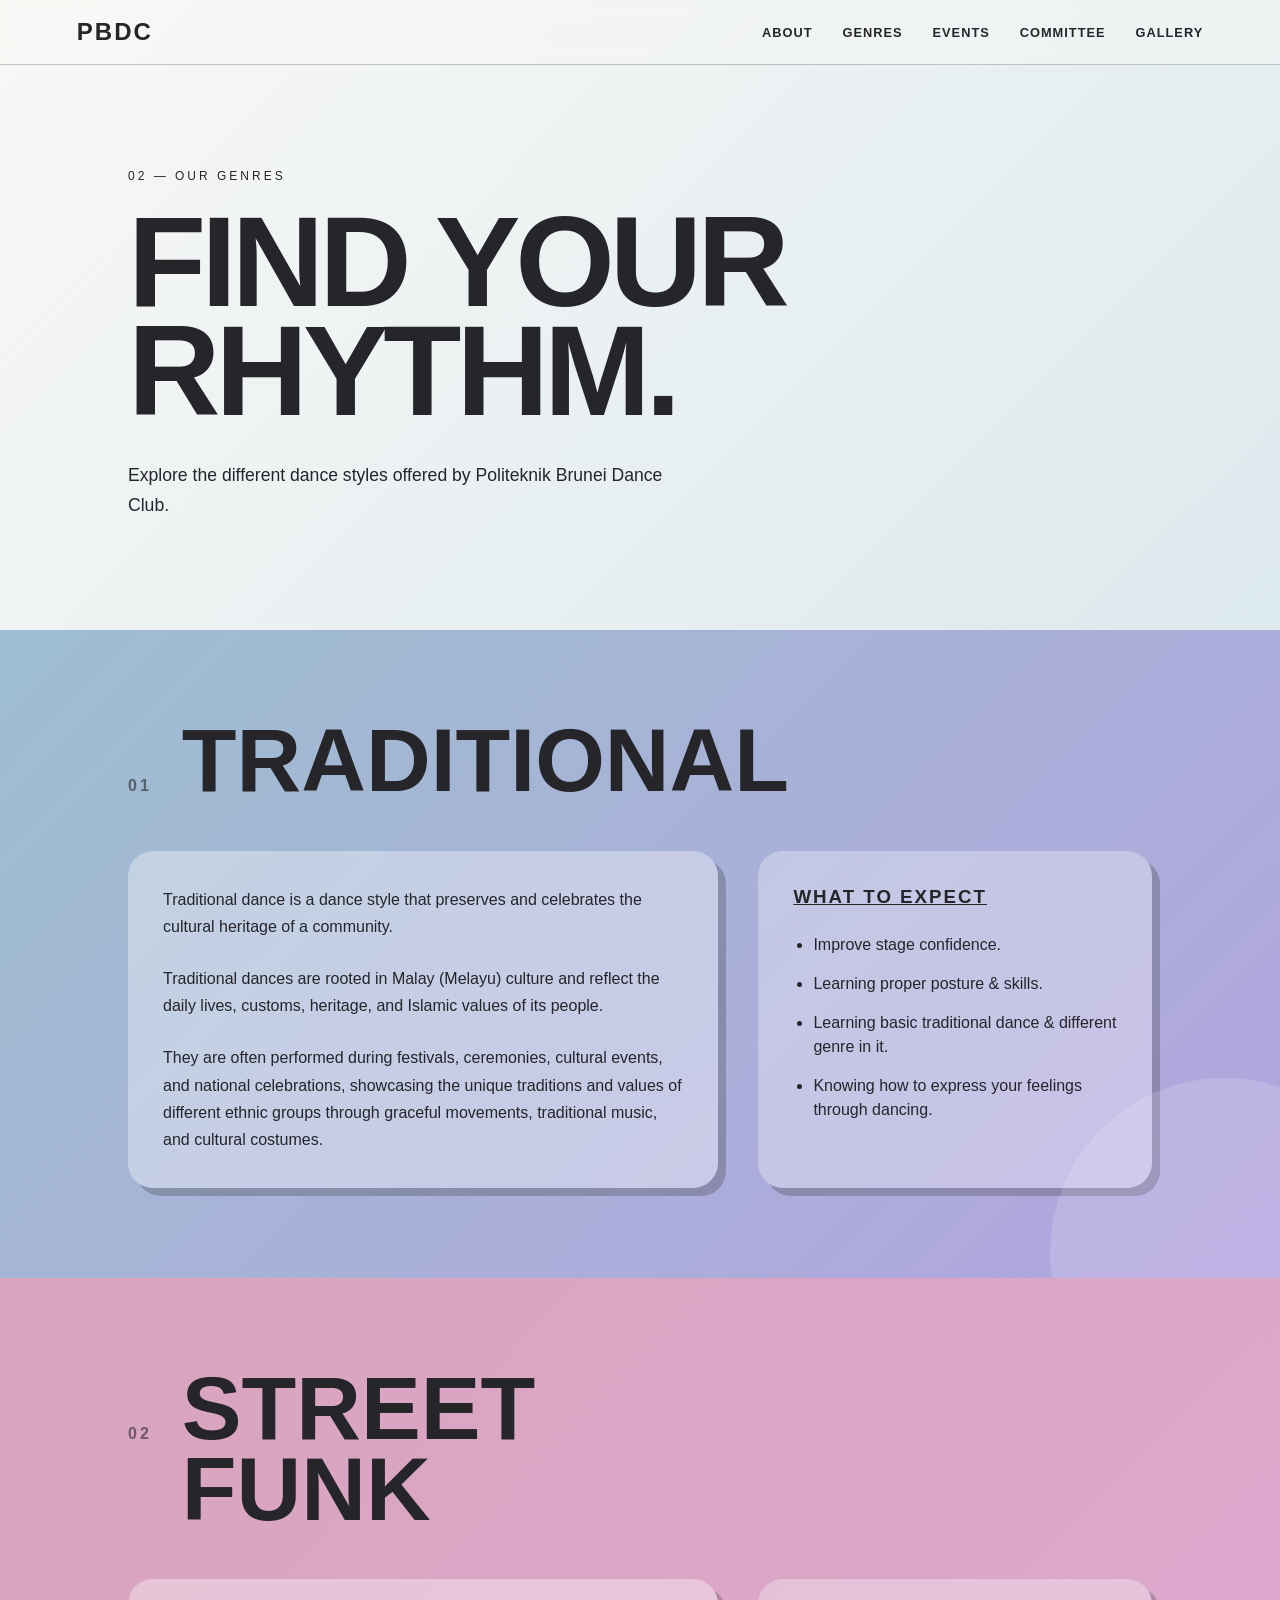
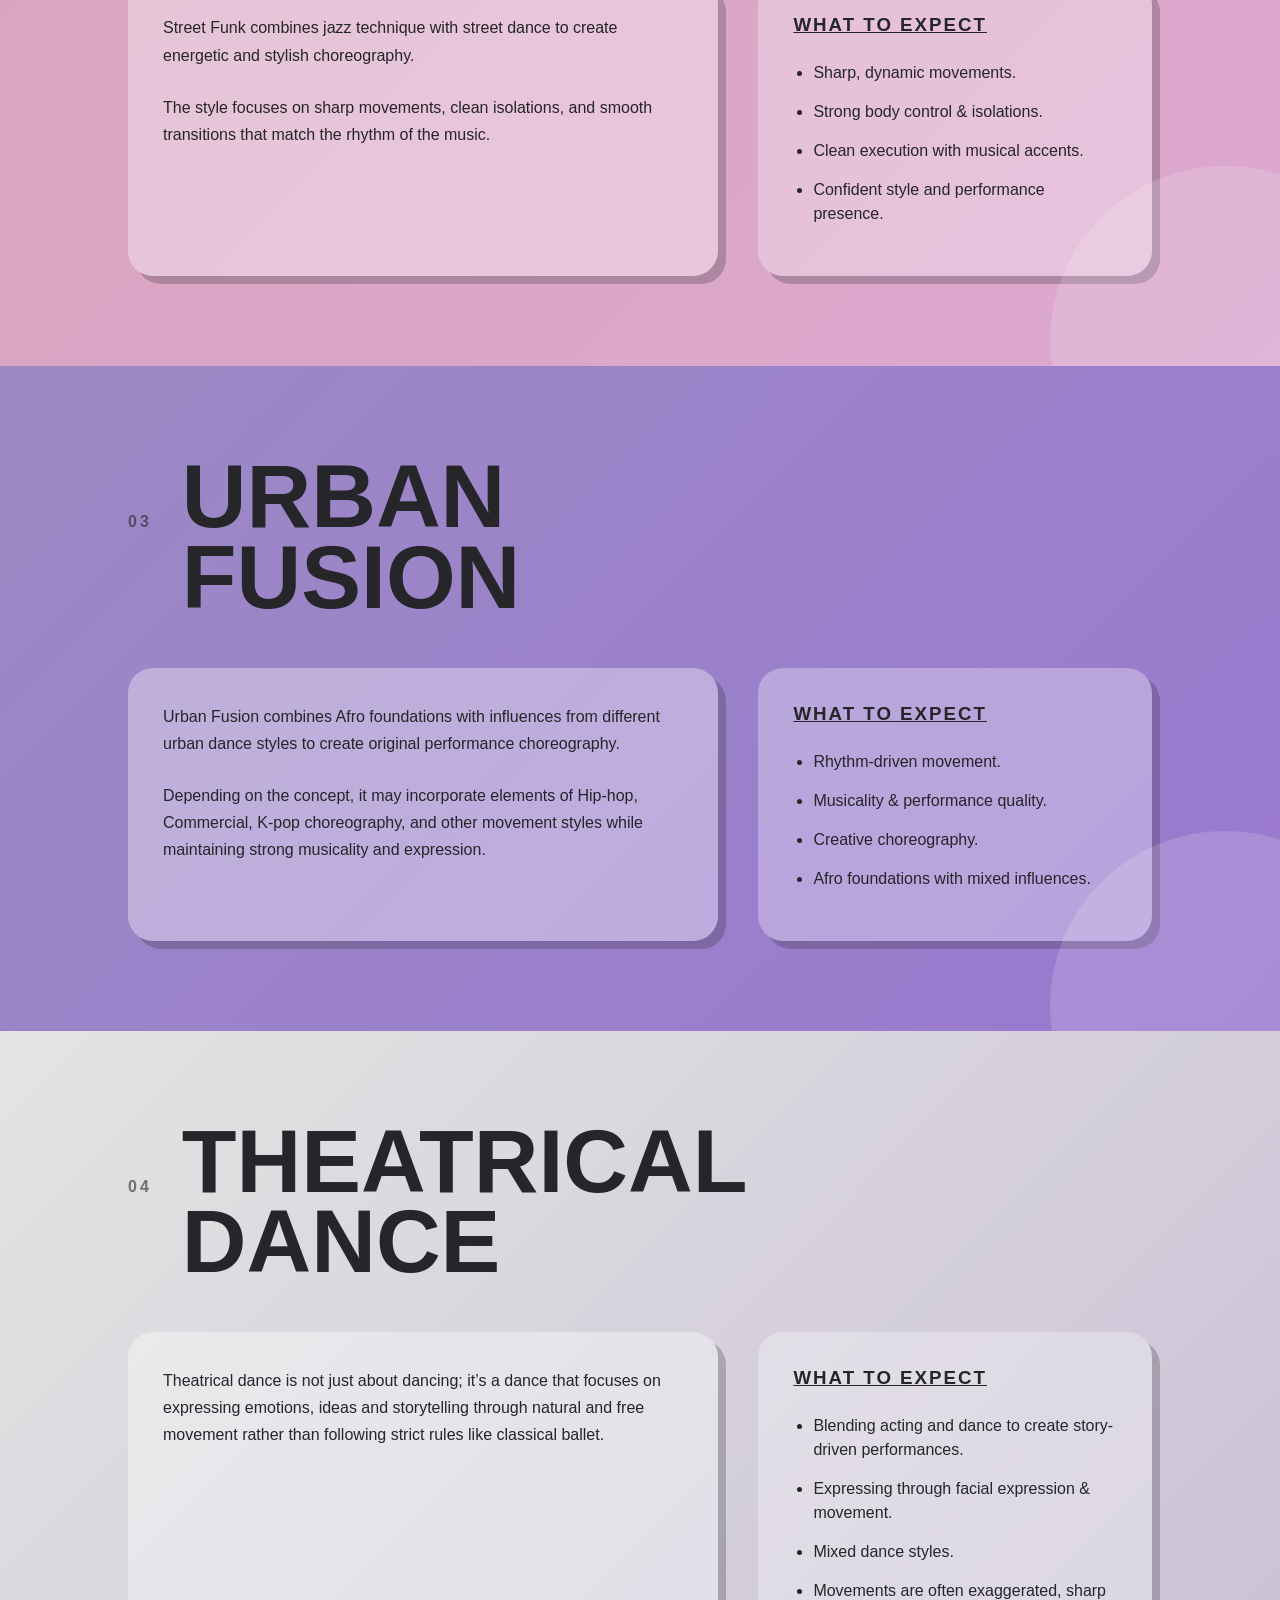
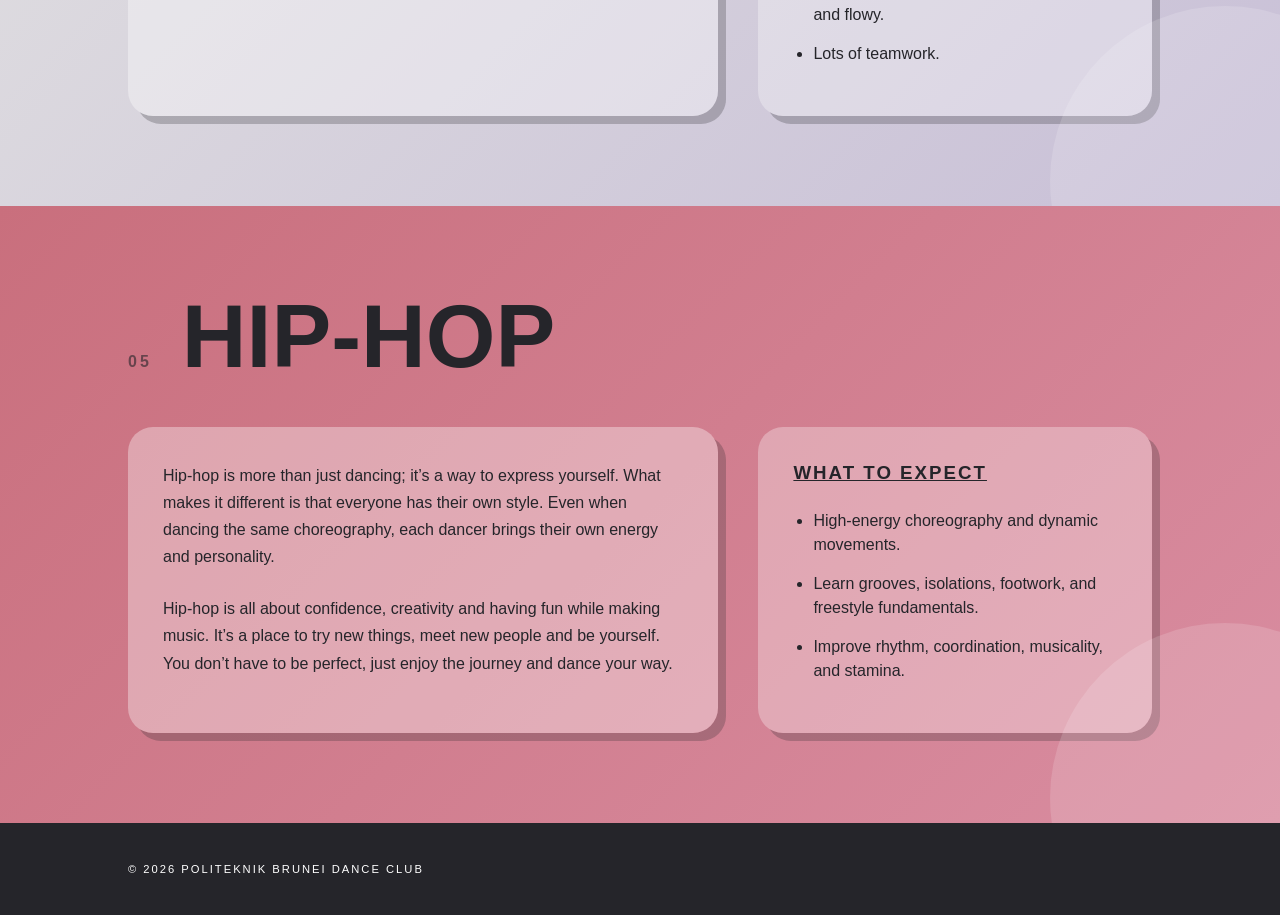
<file: genres.html>
<!DOCTYPE html>
<html lang="en">

<head>
    <meta charset="UTF-8">
    <meta name="viewport" content="width=device-width, initial-scale=1.0">

    <title>Genres | PBDC</title>

    <link rel="stylesheet" href="style.css">
</head>

<body>

    <header>
        <nav>

            <a href="index.html" class="logo">PBDC</a>

            <div class="nav-links">
                <a href="about.html">ABOUT</a>
                <a href="genres.html">GENRES</a>
                <a href="events.html">EVENTS</a>
                <a href="committee.html">COMMITTEE</a>
                <a href="gallery.html">GALLERY</a>
            </div>

        </nav>
    </header>


    <main>

        <!-- PAGE INTRO -->

        <section class="page-header">

            <p class="section-label">02 — OUR GENRES</p>

            <h1>FIND YOUR<br>RHYTHM.</h1>

            <p class="page-intro">
                Explore the different dance styles offered
                by Politeknik Brunei Dance Club.
            </p>

        </section>


        <!-- =========================
             TRADITIONAL
        ========================== -->

        <section class="genre-section blue">

            <div class="genre-heading">

                <span class="genre-number">01</span>

                <h2>TRADITIONAL</h2>

            </div>


            <div class="genre-content">

                <div class="genre-description">

                    <p>
                        Traditional dance is a dance style
                        that preserves and celebrates the
                        cultural heritage of a community.
                    </p>

                    <p>
                        Traditional dances are rooted in Malay
                        (Melayu) culture and reflect the daily
                        lives, customs, heritage, and Islamic
                        values of its people.
                    </p>

                    <p>
                        They are often performed during festivals,
                        ceremonies, cultural events, and national
                        celebrations, showcasing the unique
                        traditions and values of different ethnic
                        groups through graceful movements,
                        traditional music, and cultural costumes.
                    </p>

                </div>


                <div class="what-to-expect">

                    <h3>WHAT TO EXPECT</h3>

                    <ul>
                        <li>Improve stage confidence.</li>

                        <li>
                            Learning proper posture & skills.
                        </li>

                        <li>
                            Learning basic traditional dance
                            & different genre in it.
                        </li>

                        <li>
                            Knowing how to express your feelings
                            through dancing.
                        </li>
                    </ul>

                </div>

            </div>

        </section>


         <!-- =========================
             STREET FUNK
        ========================== -->

        <section class="genre-section pink">

            <div class="genre-heading">

                <span class="genre-number">02</span>

                <h2>STREET<br>FUNK</h2>

            </div>


            <div class="genre-content">

                <div class="genre-description">

                    <p>
                        Street Funk combines jazz technique
                        with street dance to create energetic
                        and stylish choreography.
                    </p>

                    <p>
                        The style focuses on sharp movements,
                        clean isolations, and smooth transitions
                        that match the rhythm of the music.
                    </p>

                </div>


                <div class="what-to-expect">

                    <h3>WHAT TO EXPECT</h3>

                    <ul>
                        <li>Sharp, dynamic movements.</li>
                        <li>Strong body control & isolations.</li>
                        <li>Clean execution with musical accents.</li>
                        <li>Confident style and performance presence.</li>
                    </ul>

                </div>

            </div>

        </section>


        <!-- =========================
             URBAN FUSION
        ========================== -->

        <section class="genre-section purple">

            <div class="genre-heading">

                <span class="genre-number">03</span>

                <h2>URBAN<br>FUSION</h2>

            </div>


            <div class="genre-content">

                <div class="genre-description">

                    <p>
                        Urban Fusion combines Afro foundations
                        with influences from different urban
                        dance styles to create original
                        performance choreography.
                    </p>

                    <p>
                        Depending on the concept, it may
                        incorporate elements of Hip-hop,
                        Commercial, K-pop choreography,
                        and other movement styles while
                        maintaining strong musicality
                        and expression.
                    </p>

                </div>


                <div class="what-to-expect">

                    <h3>WHAT TO EXPECT</h3>

                    <ul>
                        <li>Rhythm-driven movement.</li>
                        <li>Musicality & performance quality.</li>
                        <li>Creative choreography.</li>
                        <li>Afro foundations with mixed influences.</li>
                    </ul>

                </div>

            </div>

        </section>


        <!-- =========================
             THEATRICAL DANCE
        ========================== -->

        <section class="genre-section grey">

            <div class="genre-heading">

                <span class="genre-number">04</span>

                <h2>THEATRICAL<br>DANCE</h2>

            </div>


            <div class="genre-content">

                <div class="genre-description">

                    <p>
                        Theatrical dance is not just about dancing;
                        it’s a dance that focuses on expressing
                        emotions, ideas and storytelling through
                        natural and free movement rather than
                        following strict rules like classical ballet.
                    </p>

                </div>


                <div class="what-to-expect">

                    <h3>WHAT TO EXPECT</h3>

                    <ul>
                        <li>
                            Blending acting and dance to create
                            story-driven performances.
                        </li>

                        <li>
                            Expressing through facial expression
                            & movement.
                        </li>

                        <li>Mixed dance styles.</li>

                        <li>
                            Movements are often exaggerated,
                            sharp and flowy.
                        </li>

                        <li>Lots of teamwork.</li>
                    </ul>

                </div>

            </div>

        </section>


    <!-- =========================
             HIP-HOP
        ========================== -->

        <section class="genre-section red">

            <div class="genre-heading">

                <span class="genre-number">05</span>

                <h2>HIP-HOP</h2>

            </div>


            <div class="genre-content">

                <div class="genre-description">

                    <p>
                        Hip-hop is more than just dancing;
                        it’s a way to express yourself.
                        What makes it different is that
                        everyone has their own style.
                        Even when dancing the same choreography,
                        each dancer brings their own energy
                        and personality.
                    </p>

                    <p>
                        Hip-hop is all about confidence,
                        creativity and having fun while making
                        music. It’s a place to try new things,
                        meet new people and be yourself.
                        You don’t have to be perfect,
                        just enjoy the journey and dance
                        your way.
                    </p>

                </div>


                <div class="what-to-expect">

                    <h3>WHAT TO EXPECT</h3>

                    <ul>
                        <li>
                            High-energy choreography
                            and dynamic movements.
                        </li>

                        <li>
                            Learn grooves, isolations,
                            footwork, and freestyle fundamentals.
                        </li>

                        <li>
                            Improve rhythm, coordination,
                            musicality, and stamina.
                        </li>
                    </ul>

                </div>

            </div>

        </section>

    </main>


    <footer>
        <p>© 2026 POLITEKNIK BRUNEI DANCE CLUB</p>
    </footer>

</body>

</html>
</file>
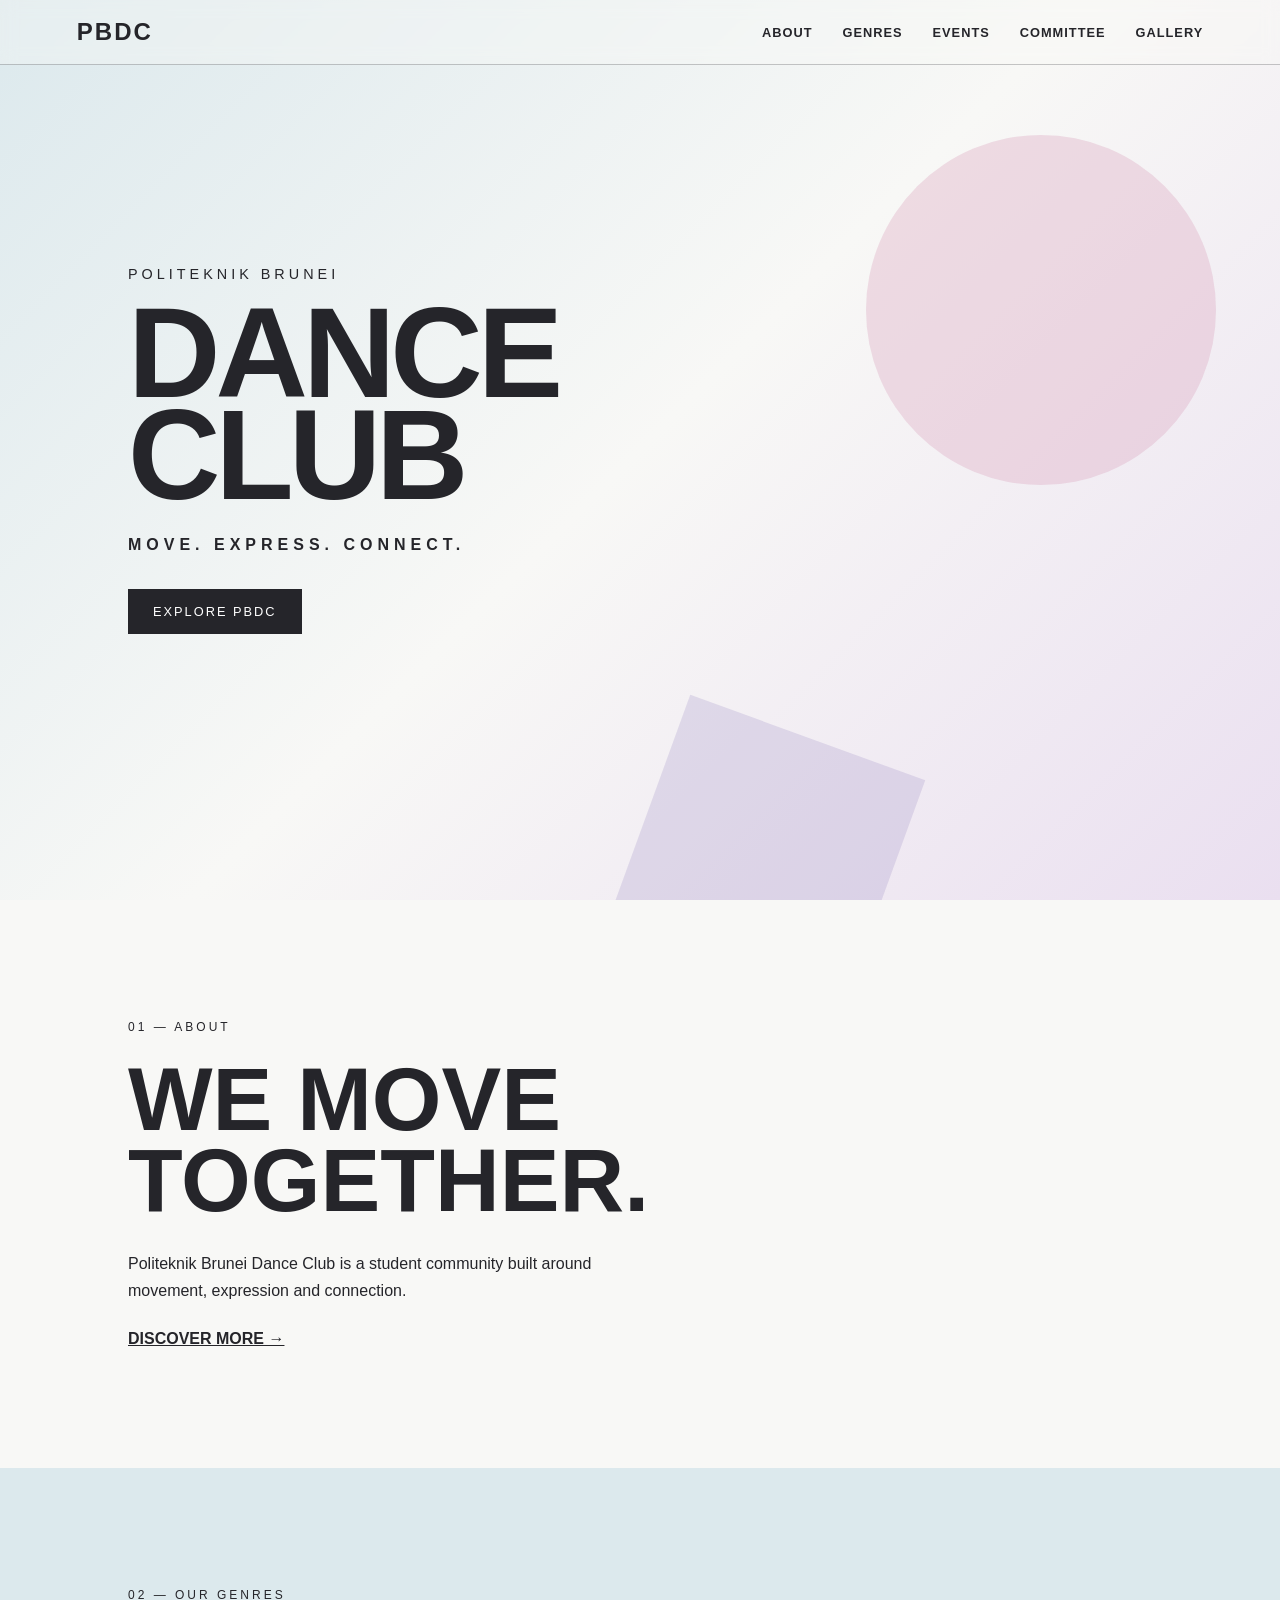
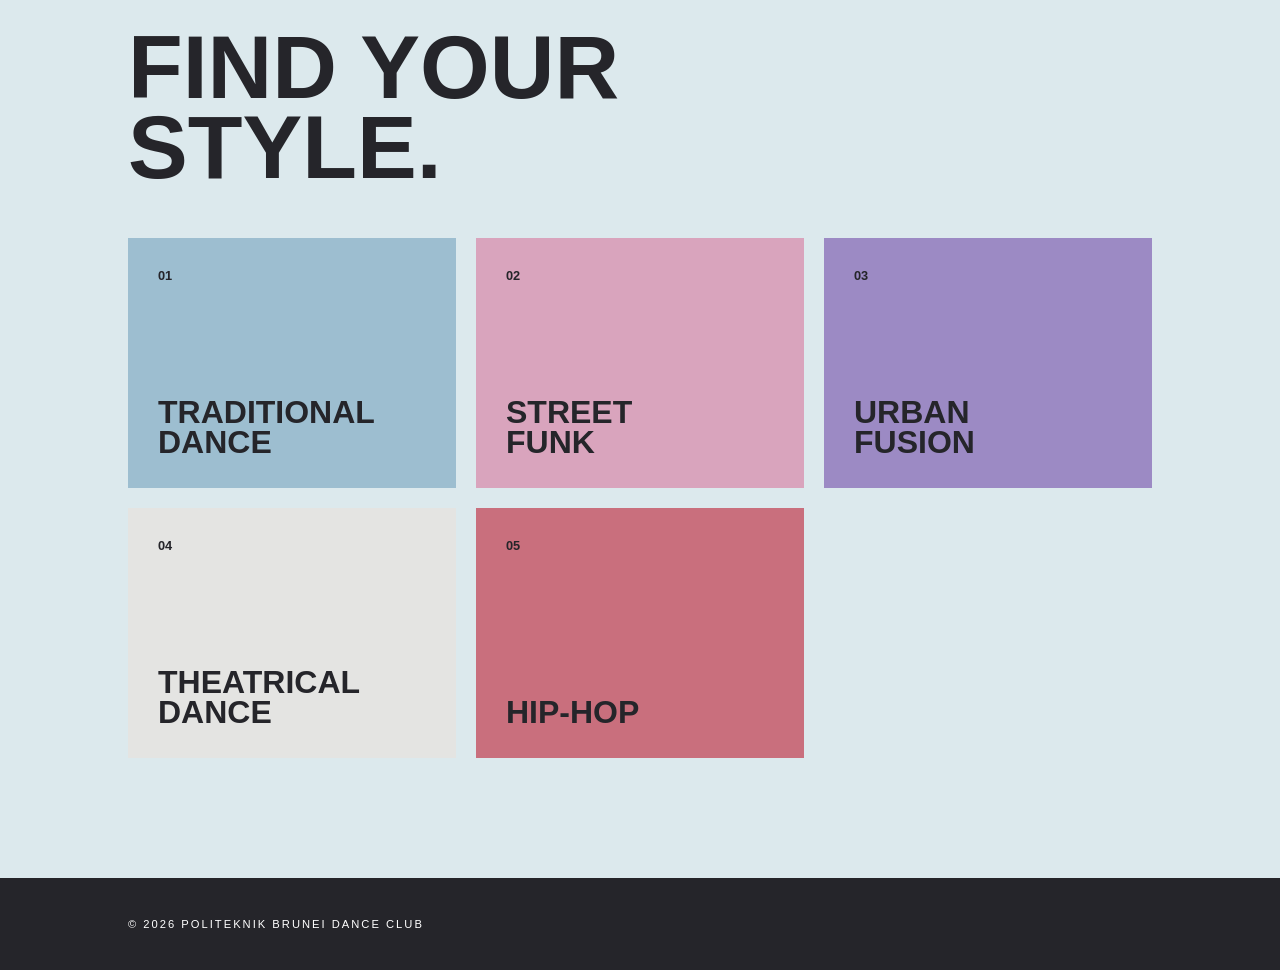
<file: pbdc.html>
<!DOCTYPE html>
<html lang="en">

<head>
    <meta charset="UTF-8">
    <meta name="viewport" content="width=device-width, initial-scale=1.0">

    <title>PBDC | Politeknik Brunei Dance Club</title>

    <link rel="stylesheet" href="style.css">
</head>

<body>

    <header>
        <nav>
            <a href="pbdc.html" class="logo">PBDC</a>

            <div class="nav-links">
                <a href="about.html">ABOUT</a>
                <a href="genres.html">GENRES</a>
                <a href="events.html">EVENTS</a>
                <a href="committee.html">COMMITTEE</a>
                <a href="gallery.html">GALLERY</a>
            </div>
        </nav>
    </header>


    <main>

        <section class="hero">

            <div class="hero-content">
                <p class="small-title">POLITEKNIK BRUNEI</p>

                <h1>DANCE<br>CLUB</h1>

                <p class="tagline">
                    MOVE. EXPRESS. CONNECT.
                </p>

                <a href="about.html" class="button">
                    EXPLORE PBDC
                </a>
            </div>

        </section>


        <section class="about-preview">

            <p class="section-label">01 — ABOUT</p>

            <h2>WE MOVE<br>TOGETHER.</h2>

            <p>
                Politeknik Brunei Dance Club is a student community
                built around movement, expression and connection.
            </p>

            <a href="about.html">DISCOVER MORE →</a>

        </section>


        <section class="genres-preview">

            <p class="section-label">02 — OUR GENRES</p>

            <h2>FIND YOUR<br>STYLE.</h2>

            <div class="genre-grid">

                <a href="genres.html" class="genre-card blue">
                    <span>01</span>
                    <h3>TRADITIONAL<br>DANCE</h3>
                </a>

                <a href="genres.html" class="genre-card pink">
                    <span>02</span>
                    <h3>STREET<br>FUNK</h3>
                </a>

                <a href="genres.html" class="genre-card purple">
                    <span>03</span>
                    <h3>URBAN<br>FUSION</h3>
                </a>

                <a href="genres.html" class="genre-card grey">
                    <span>04</span>
                    <h3>THEATRICAL<br>DANCE</h3>
                </a>

                <a href="genres.html" class="genre-card red">
                    <span>05</span>
                    <h3>HIP-HOP</h3>
                </a>

            </div>

        </section>

    </main>


    <footer>
        <p>© 2026 POLITEKNIK BRUNEI DANCE CLUB</p>
    </footer>

</body>
</html>
</file>
<file: style.css>
/* =========================
   PBDC COLOUR SYSTEM
========================= */

:root {
    --pink: #d9a4bd;
    --purple: #9c8ac4;
    --blue: #9dbed0;
    --red: #c96f7d;
    --light-blue: #dce9ed;
    --white: #f8f8f6;
    --grey: #e4e4e2;
    --dark: #25252a;
}


/* =========================
   BASIC RESET
========================= */

* {
    margin: 0;
    padding: 0;
    box-sizing: border-box;
}

body {
    font-family: Arial, sans-serif;
    background: var(--white);
    color: var(--dark);
}


/* =========================
   NAVIGATION
========================= */

header {
    position: absolute;

    width: 100%;

    z-index: 10;

    border-bottom: 1px solid rgba(37, 37, 42, 0.25);

    background: rgba(248, 248, 246, 0.35);

    backdrop-filter: blur(8px);
}

nav {
    display: flex;

    justify-content: space-between;

    align-items: center;

    padding: 18px 6%;
}

.logo {
    font-size: 1.5rem;

    font-weight: bold;

    color: var(--dark);

    text-decoration: none;

    letter-spacing: 2px;
}

.nav-links {
    display: flex;
    gap: 30px;
}

.nav-links a {
    color: var(--dark);
    text-decoration: none;
    font-size: 0.8rem;
    font-weight: bold;
    letter-spacing: 1px;
}

.nav-links a:hover {
    color: var(--purple);
}


/* =========================
   HERO
========================= */

.hero {
    min-height: 100vh;

    display: flex;
    align-items: center;

    padding: 100px 10%;

    background:
        linear-gradient(
            135deg,
            var(--light-blue),
            var(--white),
            #eadff0
        );

    position: relative;
    overflow: hidden;
}

.hero::before {
    content: "";

    position: absolute;

    width: 350px;
    height: 350px;

    background: var(--pink);

    border-radius: 50%;

    opacity: 0.35;

    right: 5%;
    top: 15%;
}

.hero::after {
    content: "";

    position: absolute;

    width: 250px;
    height: 250px;

    background: var(--purple);

    transform: rotate(20deg);

    opacity: 0.25;

    left: 50%;
    bottom: -80px;
}

.hero-content {
    position: relative;
    z-index: 2;
}

.small-title {
    font-size: 0.9rem;
    letter-spacing: 4px;
    margin-bottom: 20px;
}

h1 {
    font-size: clamp(4rem, 10vw, 9rem);
    line-height: 0.8;
    letter-spacing: -5px;
}

.tagline {
    margin-top: 30px;

    font-size: 1rem;

    letter-spacing: 5px;
    font-weight: bold;
}


/* =========================
   BUTTON
========================= */

.button {
    display: inline-block;

    margin-top: 35px;

    padding: 15px 25px;

    background: var(--dark);
    color: white;

    text-decoration: none;

    font-size: 0.8rem;
    letter-spacing: 2px;

    transition: 0.3s;
}

.button:hover {
    background: var(--purple);
    transform: translateY(-3px);
}


/* =========================
   SECTIONS
========================= */

.about-preview,
.genres-preview {
    padding: 120px 10%;
}

.section-label {
    font-size: 0.75rem;
    letter-spacing: 3px;
    margin-bottom: 25px;
}

h2 {
    font-size: clamp(3rem, 7vw, 6rem);
    line-height: 0.9;
    margin-bottom: 30px;
}

.about-preview {
    background: var(--white);
}

.about-preview p:not(.section-label) {
    max-width: 500px;
    line-height: 1.7;
    margin-bottom: 25px;
}

.about-preview a {
    color: var(--dark);
    font-weight: bold;
}


/* =========================
   GENRE CARDS
========================= */

.genres-preview {
    background: var(--light-blue);
}

.genre-grid {
    display: grid;

    grid-template-columns: repeat(3, 1fr);

    gap: 20px;

    margin-top: 50px;
}

.genre-card {
    min-height: 250px;

    padding: 30px;

    text-decoration: none;

    color: var(--dark);

    display: flex;

    flex-direction: column;

    justify-content: space-between;

    transition: 0.3s;
}

.genre-card:hover {
    transform: translateY(-8px) rotate(-1deg);
}

.genre-card span {
    font-size: 0.8rem;
    font-weight: bold;
}

.genre-card h3 {
    font-size: 2rem;
    line-height: 0.95;
}

.pink {
    background: var(--pink);
}

.purple {
    background: var(--purple);
}

.blue {
    background: var(--blue);
}

.grey {
    background: var(--grey);
}

.red {
    background: var(--red);
}

/* =========================
   FOOTER
========================= */

footer {
    padding: 40px 10%;

    background: var(--dark);

    color: white;

    font-size: 0.7rem;

    letter-spacing: 2px;
}


/* =========================
   MOBILE
========================= */

@media (max-width: 700px) {

    nav {
        flex-direction: column;

        align-items: flex-start;

        gap: 12px;

        padding: 18px 8%;
    }

    .logo {
        font-size: 1.3rem;
    }

    .nav-links {
        width: 100%;

        display: flex;

        flex-wrap: wrap;

        gap: 8px 16px;
    }

    .nav-links a {
        font-size: 0.65rem;

        letter-spacing: 1.5px;
    }

    .genre-grid {
        grid-template-columns: 1fr;
    }

    h1 {
        font-size: 5rem;
    }
}


/* =========================
   INNER PAGE HEADER
========================= */

.page-header {
    min-height: 70vh;

    display: flex;
    flex-direction: column;
    justify-content: center;

    padding: 140px 10% 80px;

    background:
        linear-gradient(
            135deg,
            var(--white),
            var(--light-blue)
        );
}

.page-header h1 {
    font-size: clamp(4rem, 10vw, 8rem);

    line-height: 0.85;

    margin-bottom: 35px;
}

.page-header > p:last-child {
    max-width: 550px;

    font-size: 1.1rem;

    line-height: 1.7;
}


/* =========================
   5 A'S
========================= */

.about-content {
    padding: 100px 10%;
    background: var(--white);
}

.values-list {
    max-width: 800px;

    margin-top: 60px;
}


.value-item {
    display: flex;

    align-items: center;

    gap: 35px;

    padding: 30px 0;

    border-bottom: 1px solid #777;
}


.value-letter {
    width: 90px;
    height: 90px;

    display: flex;

    align-items: center;
    justify-content: center;

    flex-shrink: 0;

    font-family: Georgia, serif;

    font-size: 5rem;

    font-weight: bold;

    color: var(--purple);

    text-shadow:
        3px 3px 0 var(--pink);
}


.value-item h3 {
    margin-bottom: 10px;

    color: var(--purple);

    letter-spacing: 5px;

    font-size: 1rem;
}


.value-item p {
    max-width: 500px;

    line-height: 1.6;

    margin: 0;
}


/* =========================
   DANCE JOURNEY
========================= */

.journey {
    padding: 120px 10%;

    background: var(--light-blue);
}


.journey-grid {
    display: grid;

    grid-template-columns: repeat(2, 1fr);

    gap: 25px;

    margin-top: 60px;
}


.journey-card {
    min-height: 240px;

    padding: 35px;

    color: var(--dark);

    box-shadow: 10px 10px 0 rgba(37, 37, 42, 0.25);

    transition: 0.3s;
}


.journey-card:hover {
    transform: translateY(-8px) rotate(-1deg);
}


.journey-card span {
    font-size: 0.8rem;

    font-weight: bold;
}


.journey-card h3 {
    margin: 45px 0 15px;

    font-size: 2rem;

    letter-spacing: 3px;
}


.journey-card p {
    line-height: 1.6;

    max-width: 400px;
}


.journey-card:nth-child(5) {
    grid-column: span 2;
}


/* Mobile */

@media (max-width: 700px) {

    .journey-grid {
        grid-template-columns: 1fr;
    }

    .journey-card:nth-child(5) {
        grid-column: span 1;
    }

}


/* =========================
   GENRES PAGE
========================= */

.genre-section {
    padding: 90px 10%;

    position: relative;

    overflow: hidden;

    color: var(--dark);
}


/* GENRE HEADING */

.genre-heading {
    display: flex;

    align-items: baseline;

    gap: 30px;

    margin-bottom: 50px;
}


.genre-heading h2 {
    margin: 0;

    font-size: clamp(3rem, 7vw, 6rem);

    line-height: 0.9;
}


.genre-number {
    font-size: 1rem;

    letter-spacing: 3px;

    font-weight: bold;

    opacity: 0.6;
}


/* CONTENT LAYOUT */

.genre-content {
    display: grid;

    grid-template-columns: 1.5fr 1fr;

    gap: 40px;

    max-width: 1100px;
}


/* DESCRIPTION */

.genre-description {
    background: rgba(255, 255, 255, 0.35);

    padding: 35px;

    border-radius: 25px;

    box-shadow:
        8px 8px 0 rgba(37, 37, 42, 0.25);
}


.genre-description p {
    line-height: 1.7;

    margin-bottom: 25px;
}


.genre-description p:last-child {
    margin-bottom: 0;
}


/* WHAT TO EXPECT */

.what-to-expect {
    background: rgba(255, 255, 255, 0.3);

    padding: 35px;

    border-radius: 25px;

    box-shadow:
        8px 8px 0 rgba(37, 37, 42, 0.25);
}


.what-to-expect h3 {
    margin-bottom: 25px;

    text-decoration: underline;

    letter-spacing: 2px;
}


.what-to-expect ul {
    padding-left: 20px;
}


.what-to-expect li {
    margin-bottom: 15px;

    line-height: 1.5;
}


/* COLOUR SECTIONS */

.genre-section.pink {
    background:
        linear-gradient(
            135deg,
            var(--pink),
            #dca8d0
        );
}


.genre-section.purple {
    background:
        linear-gradient(
            135deg,
            var(--purple),
            #9a78d0
        );
}


.genre-section.blue {
    background:
        linear-gradient(
            135deg,
            var(--blue),
            #b3a4df
        );
}


.genre-section.grey {
    background:
        linear-gradient(
            135deg,
            var(--grey),
            #c8bfd7
        );
}


.genre-section.red {
    background:
        linear-gradient(
            135deg,
            var(--red),
            #d98da1
        );
}


/* DECORATIVE CIRCLE */

.genre-section::after {
    content: "";

    position: absolute;

    width: 350px;
    height: 350px;

    border-radius: 50%;

    background: rgba(255, 255, 255, 0.15);

    right: -120px;
    bottom: -150px;

    pointer-events: none;
}


/* HOVER */

.genre-section .genre-heading h2 {
    transition: 0.3s ease;
}

.genre-section:hover .genre-heading h2 {
    transform: translateX(10px);
}


/* MOBILE */

@media (max-width: 700px) {

    .genre-heading {
        flex-direction: column;

        gap: 10px;
    }

    .genre-content {
        grid-template-columns: 1fr;
    }

    .genre-section {
        padding: 70px 8%;
    }

}


/* =========================
   EVENTS PAGE
========================= */


/* EVENTS INTRO */

.events-intro {
    padding: 120px 10%;

    background: var(--white);
}

.events-intro > p:last-child {
    max-width: 600px;

    line-height: 1.7;
}


/* =========================
   EVENT STORIES
========================= */

.event-story {
    padding: 100px 10%;

    position: relative;

    overflow: hidden;
}


/* EVENT HEADING */

.event-story-heading {
    display: flex;

    align-items: flex-start;

    gap: 35px;

    margin-bottom: 60px;
}

.event-number {
    font-size: 1rem;

    letter-spacing: 3px;

    font-weight: bold;

    opacity: 0.6;
}

.event-story-heading h2 {
    margin: 0;
}


/* EVENT CONTENT */

.event-story-content {
    display: grid;

    grid-template-columns: 1fr 1fr;

    gap: 50px;

    align-items: center;
}

.event-story-text {
    max-width: 600px;
}

.event-story-text p {
    line-height: 1.7;

    margin-bottom: 25px;
}

.event-story-text .event-title {
    font-weight: bold;

    letter-spacing: 3px;

    margin-bottom: 10px;
}


/* MEDIA PLACEHOLDER */

.event-media-placeholder {
    min-height: 320px;

    display: flex;

    flex-direction: column;

    justify-content: center;

    align-items: center;

    text-align: center;

    padding: 40px;

    border: 2px dashed rgba(37, 37, 42, 0.45);

    background: rgba(255, 255, 255, 0.25);
}

.event-media-placeholder span {
    font-size: 0.75rem;

    font-weight: bold;

    letter-spacing: 3px;

    margin-bottom: 15px;
}

.event-media-placeholder p {
    max-width: 300px;

    line-height: 1.5;

    opacity: 0.7;
}


/* =========================
   EVENT COLOURS
========================= */

.cultural-night {
    background:
        linear-gradient(
            135deg,
            var(--blue),
            var(--purple)
        );
}

.three-k {
    background:
        linear-gradient(
            135deg,
            var(--pink),
            var(--purple)
        );
}

.kdn {
    background:
        linear-gradient(
            135deg,
            var(--purple),
            var(--blue)
        );
}


/* =========================
   ARCHIVE
========================= */

.event-archive {
    padding: 120px 10%;

    background: var(--light-blue);
}

.event-archive > p:nth-of-type(2) {
    max-width: 600px;

    line-height: 1.7;
}

.archive-note {
    max-width: 650px;

    margin-top: 50px;

    padding: 40px;

    background: rgba(255, 255, 255, 0.55);

    border-left: 8px solid var(--pink);

    box-shadow:
        8px 8px 0 rgba(37, 37, 42, 0.2);
}

.archive-note span {
    font-size: 0.75rem;

    letter-spacing: 3px;

    font-weight: bold;

    color: var(--purple);
}

.archive-note p {
    margin-top: 15px;

    line-height: 1.6;
}


/* =========================
   UPCOMING EVENT
========================= */

.upcoming-event {
    padding: 120px 10%;

    position: relative;

    overflow: hidden;

    background:
        linear-gradient(
            135deg,
            var(--pink),
            var(--purple)
        );
}

.upcoming-event::after {
    content: "E";

    position: absolute;

    right: -30px;

    bottom: -130px;

    font-size: 25rem;

    font-weight: bold;

    line-height: 1;

    color: rgba(255, 255, 255, 0.15);

    pointer-events: none;
}

.upcoming-event h2 {
    position: relative;

    z-index: 2;
}

.upcoming-event > p:not(.section-label) {
    max-width: 600px;

    line-height: 1.7;

    position: relative;

    z-index: 2;
}

.upcoming-event .event-title {
    font-weight: bold;

    letter-spacing: 3px;

    margin-bottom: 20px;
}


/* EVENT STATUS */

.event-status {
    display: inline-flex;

    align-items: center;

    gap: 20px;

    margin-top: 40px;

    padding: 15px 25px;

    background: rgba(255, 255, 255, 0.4);

    position: relative;

    z-index: 2;
}

.event-status span {
    font-size: 0.75rem;

    letter-spacing: 3px;
}

.event-status strong {
    color: var(--purple);

    letter-spacing: 2px;
}


/* =========================
   MOBILE
========================= */

@media (max-width: 700px) {

    .event-story-content {
        grid-template-columns: 1fr;
    }

    .event-story-heading {
        gap: 15px;
    }

    .event-story {
        padding: 80px 8%;
    }

    .event-media-placeholder {
        min-height: 250px;
    }

}

/* =========================
   EVENT MEDIA
========================= */

.event-media {
    width: 100%;
    height: 350px;

    overflow: hidden;

    border-radius: 20px;
}

.event-media img {
    width: 100%;
    height: 100%;

    object-fit: cover;

    display: block;
}

/* =========================
   VIDEO ARCHIVE
========================= */

.archive-intro {
    max-width: 600px;

    line-height: 1.7;
}


.video-grid {
    display: grid;

    grid-template-columns: repeat(2, 1fr);

    gap: 40px;

    margin-top: 60px;
}


.video-card {
    background: rgba(255, 255, 255, 0.45);

    padding: 20px;

    box-shadow:
        8px 8px 0 rgba(37, 37, 42, 0.2);
}


.video-container {
    width: 100%;

    aspect-ratio: 16 / 9;

    overflow: hidden;

    background: var(--dark);
}

.video-container iframe {
    width: 100%;
    height: 100%;

    border: none;

    display: block;
}

.video-label {
    margin-top: 20px;

    margin-bottom: 8px;

    font-size: 0.7rem;

    letter-spacing: 3px;

    font-weight: bold;

    color: var(--purple);
}


.video-card h3 {
    font-size: 1.5rem;

    margin: 0;
}


/* MOBILE */

@media (max-width: 700px) {

    .video-grid {
        grid-template-columns: 1fr;
    }

}

/* =========================
   MULTIPLE VIDEOS
========================= */

.video-card .video-container + .video-part {
    margin-bottom: 25px;
}

.video-part {
    margin-top: 10px;

    font-size: 0.7rem;

    letter-spacing: 2px;

    font-weight: bold;

    color: var(--purple);
}

/* =========================
   COMMITTEE PAGE
========================= */


/* -------------------------
   SECTION
-------------------------- */

.committee-section {
    padding: 120px 5vw;
    position: relative;
}

.committee-section-heading {
    margin-bottom: 60px;
}

.committee-section-heading h2 {
    max-width: 700px;
}


/* -------------------------
   COMMITTEE GRID
-------------------------- */

.committee-grid {
    display: grid;

    grid-template-columns: repeat(3, 1fr);

    gap: 45px;

    align-items: start;
}


/* -------------------------
   MEMBER CARD
-------------------------- */

.committee-card {
    position: relative;

    background: #f7f7f5;

    padding: 18px;

    border: 1px solid rgba(37, 37, 42, 0.25);

    box-shadow:
        12px 12px 0 rgba(37, 37, 42, 0.12);

    transition:
        transform 0.3s ease,
        box-shadow 0.3s ease;
}


/* Slightly different rotations
   to create the photo-wall feeling */

.committee-card:nth-child(odd) {
    transform: rotate(-1.5deg);
}

.committee-card:nth-child(even) {
    transform: rotate(1.5deg);
}


/* Hover */

.committee-card:hover {
    transform: translateY(-8px) rotate(0deg);

    box-shadow:
        16px 18px 0 rgba(37, 37, 42, 0.18);
}


/* -------------------------
   PHOTO FRAME
-------------------------- */

.member-photo {
    width: 100%;

    aspect-ratio: 4 / 5;

    overflow: hidden;

    background: #b9d8e8;

    border: 10px solid #ffffff;

    box-shadow:
        inset 0 0 0 1px rgba(37, 37, 42, 0.15);
}


.member-photo img {
    width: 100%;
    height: 100%;

    display: block;

    object-fit: cover;

    object-position: center;

    transition:
        transform 0.5s ease;
}


.committee-card:hover .member-photo img {
    transform: scale(1.04);
}


/* -------------------------
   MEMBER INFORMATION
-------------------------- */

.member-info {
    padding: 22px 8px 8px;
}


.member-role {
    margin: 0 0 8px;

    font-size: 0.7rem;

    letter-spacing: 3px;

    font-weight: bold;

    color: var(--purple);
}


.member-info h3 {
    margin: 0;

    font-size: 2rem;

    letter-spacing: 1px;
}


/* -------------------------
   PRESIDENT
-------------------------- */

.president-grid {
    display: flex;

    justify-content: center;
}


.featured-member {
    width: min(430px, 100%);
}


/* Make Nana's frame slightly
   more prominent */

.featured-member .member-photo {
    aspect-ratio: 4 / 5;
}


.featured-member .member-info h3 {
    font-size: 2.5rem;
}


/* -------------------------
   COMMITTEE MESSAGE
-------------------------- */

.committee-message {
    padding: 140px 5vw;

    max-width: 850px;
}


.committee-message h2 {
    margin-bottom: 30px;
}


/* -------------------------
   MOBILE
-------------------------- */

@media (max-width: 800px) {

    .committee-section {
        padding: 80px 6vw;
    }


    .committee-grid {
        grid-template-columns: 1fr 1fr;

        gap: 30px;
    }


    .featured-member {
        width: min(400px, 100%);
    }

}


@media (max-width: 550px) {

    .committee-section {
        padding: 70px 6vw;
    }


    .committee-section-heading {
        margin-bottom: 40px;
    }


    .committee-grid {
        grid-template-columns: 1fr;

        gap: 45px;
    }


    .committee-card,
    .committee-card:nth-child(odd),
    .committee-card:nth-child(even) {
        transform: rotate(0deg);
    }


    .committee-card:hover {
        transform: translateY(-5px);
    }


    .featured-member {
        width: 100%;
    }


    .member-info h3 {
        font-size: 1.8rem;
    }

}

/* =========================
   COMMITTEE VISUAL ACCENTS
========================= */

.committee-section {
    overflow: hidden;
}


/* Soft background decoration */

.committee-section::before {
    content: "";

    position: absolute;

    width: 320px;
    height: 320px;

    background: rgba(180, 150, 220, 0.18);

    border-radius: 50%;

    top: 80px;
    right: -120px;

    z-index: 0;
}


/* Another soft blue shape */

.committee-section::after {
    content: "";

    position: absolute;

    width: 240px;
    height: 240px;

    background: rgba(130, 180, 220, 0.15);

    transform: rotate(20deg);

    bottom: 50px;
    left: -100px;

    z-index: 0;
}


/* Keep actual content above decorations */

.committee-section-heading,
.committee-grid {
    position: relative;

    z-index: 1;
}


/* -------------------------
   CARD ACCENT COLORS
-------------------------- */

.committee-card:nth-child(1) {
    border-top: 5px solid rgba(160, 120, 210, 0.8);
}


.committee-card:nth-child(2) {
    border-top: 5px solid rgba(220, 140, 190, 0.8);
}


.committee-card:nth-child(3) {
    border-top: 5px solid rgba(130, 170, 220, 0.8);
}


/* -------------------------
   PHOTO FRAME DETAILS
-------------------------- */

.member-photo {
    position: relative;
}


/* subtle blue inner glow */

.member-photo::after {
    content: "";

    position: absolute;

    inset: 0;

    box-shadow:
        inset 0 0 35px rgba(100, 150, 200, 0.18);

    pointer-events: none;
}


/* -------------------------
   FEATURED PRESIDENT
-------------------------- */

.featured-member {
    border-top: 6px solid rgba(180, 130, 220, 0.9);

    box-shadow:
        14px 14px 0 rgba(150, 120, 190, 0.18);
}

/* =========================
   COMMITTEE TYPOGRAPHY
========================= */

.committee-header {
    padding-bottom: 100px;
}


.committee-header h1 {
    max-width: 850px;

    margin-bottom: 30px;
}


/* Section headings */

.committee-section-heading .section-label {
    margin-bottom: 20px;
}


.committee-section-heading h2 {
    font-size: clamp(3rem, 7vw, 6.5rem);

    line-height: 0.9;

    letter-spacing: -3px;

    margin: 0;

    max-width: 800px;
}


/* Give each major section
   a little more breathing room */

.committee-section + .committee-section {
    padding-top: 60px;
}


/* Member names */

.member-info h3 {
    letter-spacing: 2px;

    line-height: 1;
}


/* Roles */

.member-role {
    line-height: 1.4;

    max-width: 260px;
}


/* Committee message */

.committee-message {
    margin-top: 40px;
}

.committee-message h2 {
    font-size: clamp(3rem, 7vw, 6rem);

    line-height: 0.9;

    letter-spacing: -3px;
}

/* =========================
   COMMITTEE SCRAPBOOK DETAILS
========================= */


/* -------------------------
   DECORATION BEHIND CARDS
-------------------------- */

.committee-card::before {
    content: "";

    position: absolute;

    width: 80px;
    height: 110px;

    z-index: -1;

    opacity: 0.75;

    transition:
        transform 0.4s ease,
        opacity 0.4s ease;
}


/* Purple accent */

.committee-card:nth-child(3n + 1)::before {
    background: rgba(170, 125, 220, 0.45);

    top: -25px;
    right: -25px;

    transform: rotate(12deg);
}


/* Pink accent */

.committee-card:nth-child(3n + 2)::before {
    background: rgba(225, 145, 195, 0.45);

    bottom: -25px;
    left: -25px;

    transform: rotate(-10deg);
}


/* Blue accent */

.committee-card:nth-child(3n)::before {
    background: rgba(120, 175, 225, 0.45);

    top: 35%;
    left: -30px;

    transform: rotate(18deg);
}


/* Decoration reacts to hover */

.committee-card:hover::before {
    transform: rotate(0deg) scale(1.08);

    opacity: 0.9;
}

/* -------------------------
   PRESIDENT DECORATION
-------------------------- */

.featured-member::before {
    width: 120px;

    height: 160px;

    background: rgba(175, 135, 225, 0.4);

    top: -35px;

    right: -35px;

    transform: rotate(15deg);
}


.featured-member::after {
    content: "✦";

    position: absolute;

    bottom: -25px;

    left: -20px;

    font-size: 3rem;

    color: rgba(205, 145, 200, 0.8);

    z-index: -1;

    transition: transform 0.4s ease;
}


.featured-member:hover::after {
    transform: rotate(20deg) scale(1.15);
}

/* -------------------------
   SCRAPBOOK LABEL
-------------------------- */

.committee-card .member-info {
    position: relative;
}


/* =========================
   DYNAMIC SCRAPBOOK DECOR
========================= */

.committee-card {
    position: relative;
}


/* -------------------------
   WASHI TAPE
-------------------------- */

.committee-card::before {
    content: "";

    position: absolute;

    width: 105px;
    height: 25px;

    background: rgba(190, 150, 225, 0.55);

    top: -12px;
    right: 35px;

    transform: rotate(7deg);

    z-index: -1;

    clip-path: polygon(
        0% 8%,
        96% 0%,
        100% 85%,
        4% 100%
    );

    transition:
        transform 0.4s ease,
        opacity 0.4s ease;
}

.committee-card::after {
    content: "✦";

    position: absolute;

    font-size: 2.5rem;

    color: rgba(177, 125, 210, 0.75);

    bottom: -20px;
    right: -15px;

    transform: rotate(12deg);

    z-index: -1;

    transition:
        transform 0.4s ease,
        opacity 0.4s ease;
}


.committee-card:hover::after {
    transform: rotate(25deg) scale(1.15);

    opacity: 1;
}

@keyframes committeeReveal {

    from {
        opacity: 0;
        transform:
            translateY(35px)
            rotate(0deg);
    }

    to {
        opacity: 1;
        transform:
            translateY(0)
            rotate(var(--card-rotation));
    }

}


.committee-card {
    --card-rotation: 0deg;

    animation:
        committeeReveal
        0.8s ease both;
}


.committee-card:nth-child(2) {
    --card-rotation: -1.2deg;
}


.committee-card:nth-child(3) {
    --card-rotation: 1.5deg;
}


.committee-card:nth-child(5) {
    --card-rotation: 1deg;
}


.committee-card:nth-child(6) {
    --card-rotation: -1.4deg;
}

.committee-card {
    transition:
        transform 0.35s ease,
        box-shadow 0.35s ease;
}


.committee-card:hover {
    transform:
        translateY(-8px)
        rotate(var(--card-rotation));

    box-shadow:
        12px 16px 0 rgba(37, 37, 42, 0.15);
}
</file>
